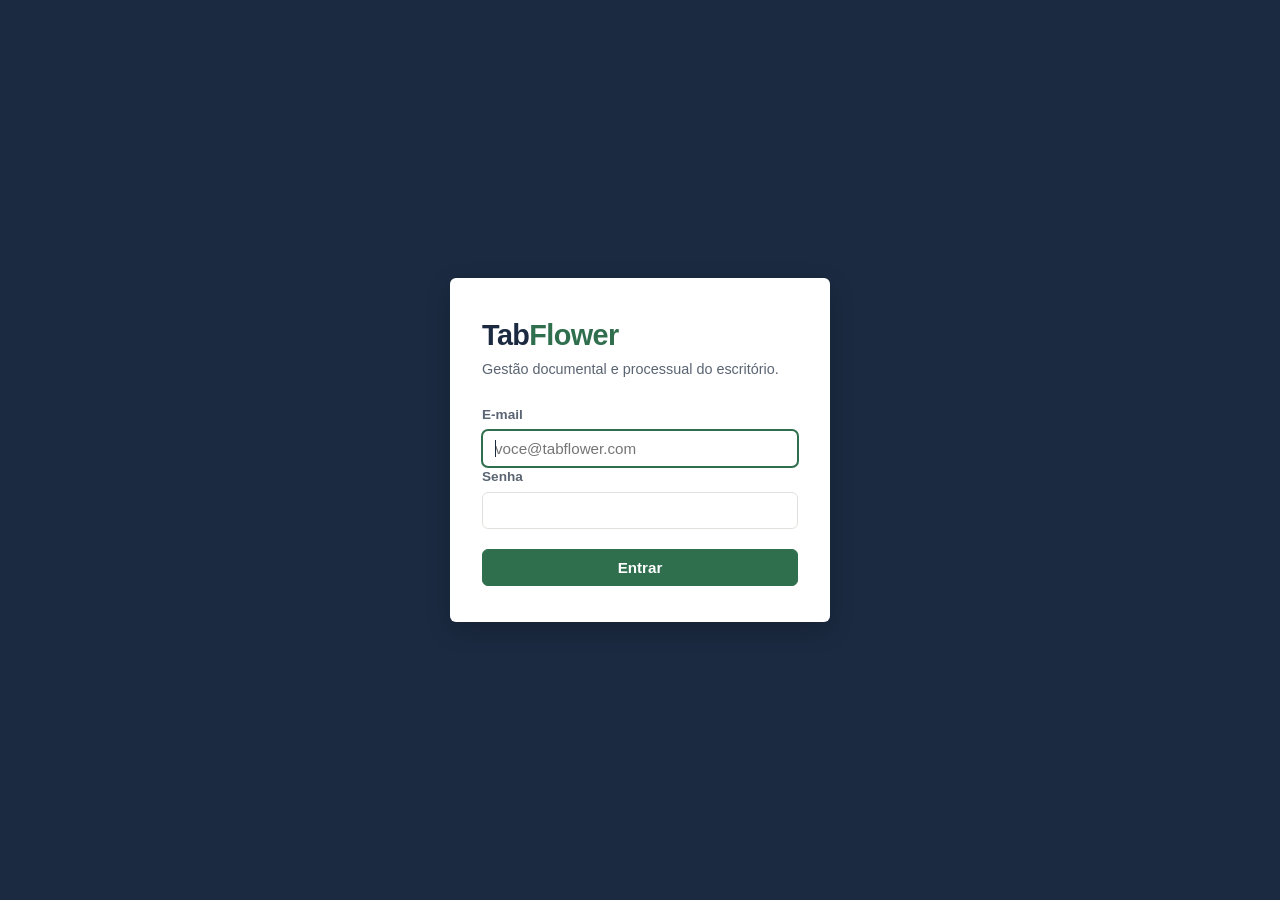
<file: frontend/index.html>
<!DOCTYPE html>
<!--
==============================================================================
SEÇÃO COMENTÁRIOS — index.html: Porta de entrada: redireciona para o login
Formato: caminho> descrição | CSS: classes usadas | JS: nome no index.js
==============================================================================
index>head> Configurações, título da aba ("TabFlower")
index>p> Mensagem de espera enquanto o navegador vai para o login
index>p>a> Link manual para o login, caso o redirecionamento não aconteça
==============================================================================
-->
<html lang="pt-BR">
<head>
    <meta charset="UTF-8">
    <title>TabFlower</title>
    <meta http-equiv="refresh" content="0; url=login.html">
</head>
<body>
    <p>Abrindo o TabFlower... <a href="login.html">Clique aqui</a> se nada acontecer.</p>
</body>
</html>
</file>
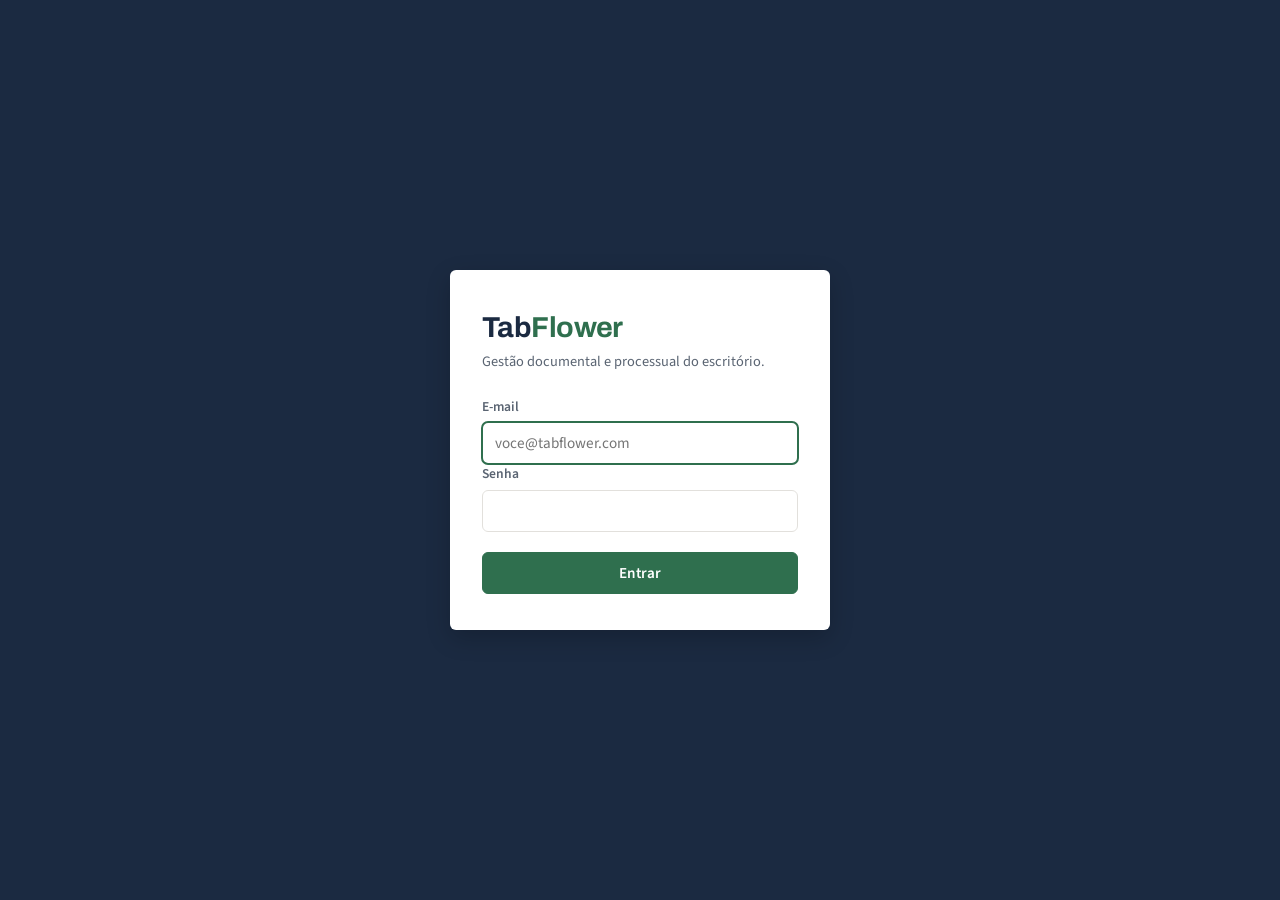
<file: frontend/checklists.html>
<!DOCTYPE html>
<!--
==============================================================================
SEÇÃO COMENTÁRIOS — checklists.html: Configuração dos documentos exigidos por tipo de processo
Formato: caminho> descrição | CSS: classes usadas | JS: nome no checklists.js
==============================================================================
checklists>head> Configurações, título da aba ("Checklists - TabFlower"), fontes do Google e css/estilo.css
checklists>header> Faixa do topo com o logo, o menu de abas e o usuário logado | CSS: .cabecalho
checklists>header>div> Organiza o topo: logo, abas e usuário lado a lado | CSS: .cabecalho-conteudo | JS: montarBarraUsuario() (api.js)
checklists>header>div>div> Logo TabFlower | CSS: .marca, .marca span
checklists>header>div>nav>ul> Menu com as abas Painel, Clientes, Processos, Documentos, Avisos, Usuários, Checklists, Importação (a aba desta página fica destacada) | CSS: .abas, .abas a, .abas a.ativa
checklists>main> Área principal da configuração de checklists | CSS: .pagina
checklists>main>h1> Título da página: "Configuração de checklists" | CSS: .titulo-pagina
checklists>main>p> Texto explicativo abaixo do título | CSS: .subtitulo-pagina
checklists>main>div> Caixa de mensagens de erro ou sucesso (começa escondida) | CSS: .escondido | JS: tela.aviso
checklists>main>div> Faixa com a escolha do tipo de processo | CSS: .barra-filtros
checklists>main>div>select> Lista dos tipos de processo (preenchida pelo JS) | CSS: .barra-filtros select | JS: tela.tipoProcesso
checklists>main>section> Bloco dos documentos exigidos pelo tipo escolhido | CSS: .painel
checklists>main>section>h2> Título do bloco: "Documentos exigidos" | CSS: .titulo-secao
checklists>main>section>p> Aviso: mudar a lista só vale para processos abertos daqui em diante | CSS: .dica
checklists>main>section>ul> Lista das exigências do tipo (preenchida pelo JS) | CSS: .checklist | JS: tela.itens
checklists>main>section> Bloco para acrescentar uma nova exigência | CSS: .painel
checklists>main>section>h2> Título do bloco: "Acrescentar exigência" | CSS: .titulo-secao
checklists>main>section>div> Linha com a categoria, a caixinha de obrigatório e o botão | CSS: .linha-status
checklists>main>section>div>select> Lista das categorias que ainda não foram usadas neste tipo | CSS: .linha-status select | JS: tela.novaCategoria
checklists>main>section>div>label> Caixinha "Obrigatório" com o texto ao lado | CSS: .dica, style inline
checklists>main>section>div>label>input> Caixinha de marcar se a nova exigência é obrigatória (já vem marcada) | CSS: .linha-status input | JS: tela.novoObrigatorio
checklists>main>section>div>button> Botão "Acrescentar" | CSS: .botao, .botao-principal | JS: tela.botaoAdicionar
checklists>script> Carrega js/api.js e js/checklists.js
==============================================================================
-->
<html lang="pt-BR">
<head>
    <meta charset="UTF-8">
    <meta name="viewport" content="width=device-width, initial-scale=1.0">
    <link rel="preconnect" href="https://fonts.googleapis.com">
    <link rel="preconnect" href="https://fonts.gstatic.com" crossorigin>
    <link href="https://fonts.googleapis.com/css2?family=Archivo:wght@600;700&family=Roboto+Mono:wght@400;500&family=Source+Sans+3:wght@400;600&display=swap" rel="stylesheet">
    <link rel="stylesheet" href="css/estilo.css">
    <title>Checklists - TabFlower</title>
</head>
<body>
    <header class="cabecalho">
        <div class="cabecalho-conteudo">
            <div class="marca">Tab<span>Flower</span></div>
            <nav>
                <ul class="abas">
                    <li><a href="painel.html">Painel</a></li>
                    <li><a href="clientes.html">Clientes</a></li>
                    <li><a href="processos.html">Processos</a></li>
                    <li><a href="documentos.html">Documentos</a></li>
                    <li><a href="notificacoes.html">Avisos</a></li>
                    <li><a href="usuarios.html">Usuários</a></li>
                    <li><a href="checklists.html">Checklists</a></li>
                    <li><a href="importacoes.html">Importação</a></li>
                </ul>
            </nav>
        </div>
    </header>

    <main class="pagina">
        <h1 class="titulo-pagina">Configuração de checklists</h1>
        <p class="subtitulo-pagina">
            Define quais documentos cada tipo de processo exige. É esta lista
            que o sistema copia ao abrir um processo novo.
        </p>

        <div id="aviso" class="escondido"></div>

        <div class="barra-filtros">
            <label class="dica" for="tipo-processo">Tipo de processo</label>
            <select id="tipo-processo"></select>
        </div>

        <section class="painel">
            <h2 class="titulo-secao">Documentos exigidos</h2>
            <p class="dica">
                Alterar esta lista vale apenas para processos abertos daqui
                em diante. Checklists já criados não mudam.
            </p>
            <ul class="checklist" id="itens"></ul>
        </section>

        <section class="painel">
            <h2 class="titulo-secao">Acrescentar exigência</h2>
            <div class="linha-status">
                <select id="nova-categoria"></select>
                <label class="dica" style="display:flex; align-items:center; gap:6px; cursor:pointer;">
                    <input type="checkbox" id="nova-obrigatorio" checked>
                    Obrigatório
                </label>
                <button type="button" class="botao botao-principal" id="botao-adicionar">
                    Acrescentar
                </button>
            </div>
        </section>
    </main>

    <script charset="UTF-8" src="js/api.js"></script>
    <script charset="UTF-8" src="js/checklists.js"></script>
</body>
</html>
</file>
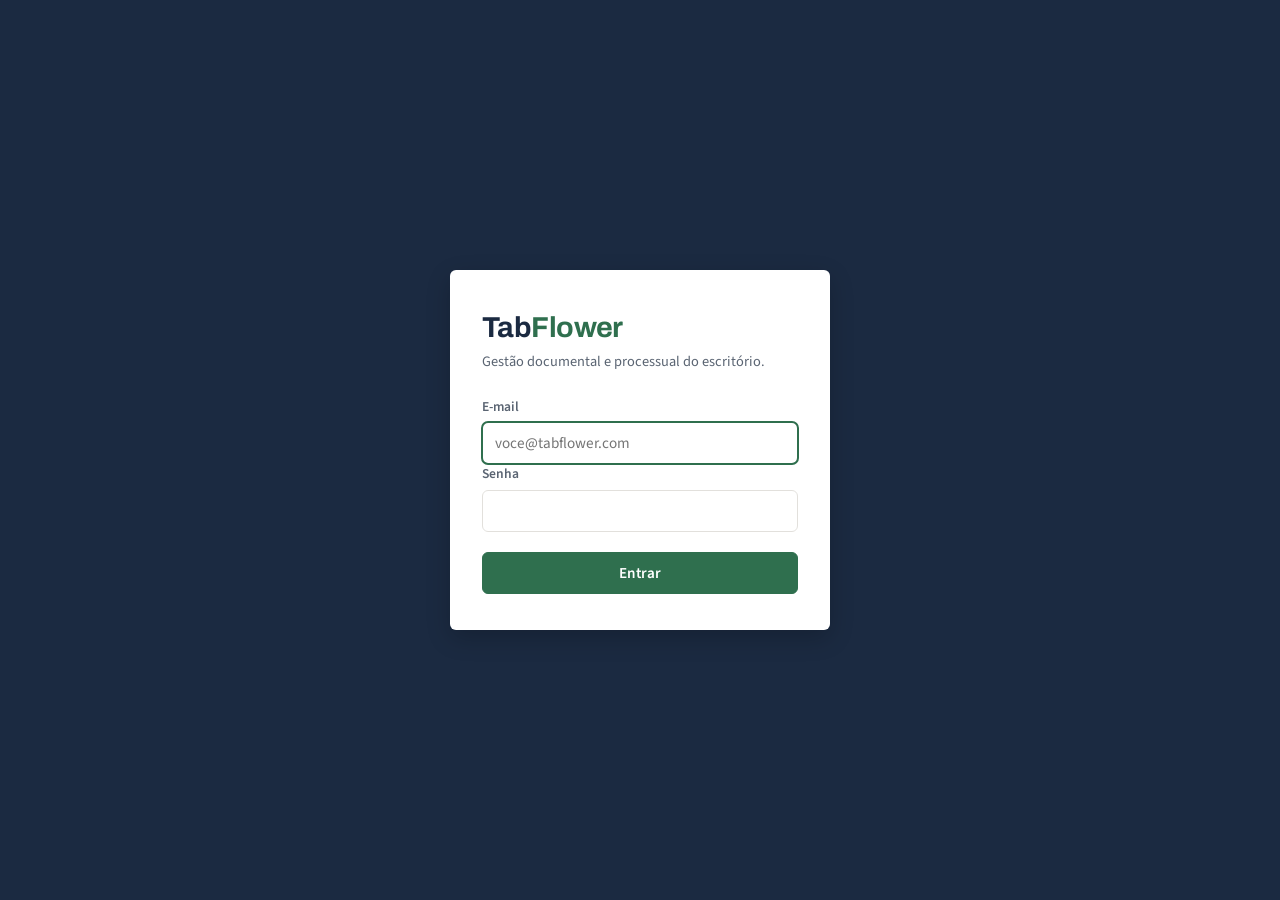
<file: frontend/cliente-form.html>
<!DOCTYPE html>
<!--
==============================================================================
SEÇÃO COMENTÁRIOS — cliente-form.html: Cadastro e edição de cliente
Formato: caminho> descrição | CSS: classes usadas | JS: nome no cliente-form.js
==============================================================================
cliente-form>head> Configurações, título da aba ("Cadastro de cliente - TabFlower"), fontes do Google e css/estilo.css
cliente-form>header> Faixa do topo com o logo, o menu de abas e o usuário logado | CSS: .cabecalho
cliente-form>header>div> Organiza o topo: logo, abas e usuário lado a lado | CSS: .cabecalho-conteudo | JS: montarBarraUsuario() (api.js)
cliente-form>header>div>div> Logo TabFlower | CSS: .marca, .marca span
cliente-form>header>div>nav>ul> Menu com as abas Painel, Clientes, Processos, Documentos, Avisos, Usuários, Checklists, Importação (a aba desta página fica destacada) | CSS: .abas, .abas a, .abas a.ativa
cliente-form>main> Área principal do formulário de cliente | CSS: .pagina
cliente-form>main>h1> Título da página: "Novo cliente" | CSS: .titulo-pagina | JS: tela.titulo
cliente-form>main>p> Texto explicativo abaixo do título | CSS: .subtitulo-pagina | JS: tela.subtitulo
cliente-form>main>div> Caixa de mensagens de erro ou sucesso (começa escondida) | CSS: .escondido | JS: tela.aviso
cliente-form>main>form> Formulário de cadastro e edição de cliente | CSS: .formulario | JS: tela.form
cliente-form>main>form>div> Grade que organiza os campos em duas colunas | CSS: .grupo-campos
cliente-form>main>form>div>div> Bloco do campo "Tipo de pessoa" | CSS: .campo
cliente-form>main>form>div>div>select> Lista para escolher pessoa física (CPF) ou jurídica (CNPJ) | CSS: .campo select | JS: campos.tipoPessoa
cliente-form>main>form>div>div> Bloco do campo "CPF / CNPJ" | CSS: .campo
cliente-form>main>form>div>div>input> Campo do CPF ou CNPJ | CSS: .mono, .campo input | JS: campos.documento
cliente-form>main>form>div>div>span> Dica abaixo do documento avisando que ele não pode ser alterado | CSS: .dica | JS: tela.dicaDocumento
cliente-form>main>form>div>div> Bloco do campo "Nome completo / Razão social" | CSS: .campo, .campo-largo
cliente-form>main>form>div>div>input> Campo do nome do cliente | CSS: .campo input | JS: campos.nome
cliente-form>main>form>div>div> Bloco do campo "E-mail" | CSS: .campo
cliente-form>main>form>div>div>input> Campo do e-mail do cliente | CSS: .campo input | JS: campos.email
cliente-form>main>form>div>div> Bloco do campo "Telefone" | CSS: .campo
cliente-form>main>form>div>div>input> Campo do telefone | CSS: .mono, .campo input | JS: campos.telefone
cliente-form>main>form>div>div> Bloco do campo "Endereço" | CSS: .campo, .campo-largo
cliente-form>main>form>div>div>input> Campo do endereço | CSS: .campo input | JS: campos.endereco
cliente-form>main>form>div>div> Bloco do campo "Cidade" | CSS: .campo
cliente-form>main>form>div>div>input> Campo da cidade | CSS: .campo input | JS: campos.cidade
cliente-form>main>form>div>div> Bloco do campo "Estado (UF)" | CSS: .campo
cliente-form>main>form>div>div>input> Campo do estado com 2 letras | CSS: .campo input, style inline | JS: campos.estado
cliente-form>main>form>div>div> Bloco do campo "Observações" | CSS: .campo, .campo-largo
cliente-form>main>form>div>div>textarea> Caixa de texto grande para observações | CSS: .campo textarea | JS: campos.observacao
cliente-form>main>form>div> Rodapé do formulário com os botões | CSS: .rodape-formulario
cliente-form>main>form>div>button> Botão de salvar ("Cadastrar cliente") | CSS: .botao, .botao-principal | JS: tela.botaoSalvar
cliente-form>main>form>div>a> Botão "Cancelar": volta para a lista sem salvar | CSS: .botao
cliente-form>script> Carrega js/api.js e js/cliente-form.js
==============================================================================
-->
<html lang="pt-BR">
<head>
    <meta charset="UTF-8">
    <meta name="viewport" content="width=device-width, initial-scale=1.0">
    <title>Cadastro de cliente - TabFlower</title>

    <link rel="preconnect" href="https://fonts.googleapis.com">
    <link rel="preconnect" href="https://fonts.gstatic.com" crossorigin>
    <link href="https://fonts.googleapis.com/css2?family=Archivo:wght@600;700&family=Roboto+Mono:wght@400;500&family=Source+Sans+3:wght@400;600&display=swap" rel="stylesheet">

    <link rel="stylesheet" href="css/estilo.css">
</head>
<body>

    <header class="cabecalho">
        <div class="cabecalho-conteudo">
            <div class="marca">Tab<span>Flower</span></div>
            <nav>
                <ul class="abas">
                    <li><a href="painel.html">Painel</a></li>
                    <li><a href="clientes.html" class="ativa">Clientes</a></li>
                    <li><a href="processos.html">Processos</a></li>
                    <li><a href="documentos.html">Documentos</a></li>
                    <li><a href="notificacoes.html">Avisos</a></li>
                    <li><a href="usuarios.html">Usuários</a></li>
                    <li><a href="checklists.html">Checklists</a></li>
                    <li><a href="importacoes.html">Importação</a></li>
                </ul>
            </nav>
        </div>
    </header>

    <main class="pagina">

        <h1 class="titulo-pagina" id="titulo">Novo cliente</h1>
        <p class="subtitulo-pagina" id="subtitulo">
            O CPF ou CNPJ é conferido automaticamente e não pode se repetir.
        </p>

        <div id="aviso" class="escondido"></div>

        <form class="formulario" id="form-cliente">

            <div class="grupo-campos">

                <div class="campo">
                    <label for="tipo_pessoa">
                        Tipo de pessoa <span class="obrigatorio">*</span>
                    </label>
                    <select id="tipo_pessoa" required>
                        <option value="F">Pessoa física (CPF)</option>
                        <option value="J">Pessoa jurídica (CNPJ)</option>
                    </select>
                </div>

                <div class="campo">
                    <label for="documento">
                        CPF / CNPJ <span class="obrigatorio">*</span>
                    </label>
                    <input type="text" id="documento" class="mono" required
                           placeholder="000.000.000-00" maxlength="18">
                    <span class="dica" id="dica-documento">
                        Não pode ser alterado depois do cadastro.
                    </span>
                </div>

                <div class="campo campo-largo">
                    <label for="nome">
                        Nome completo / Razão social <span class="obrigatorio">*</span>
                    </label>
                    <input type="text" id="nome" required maxlength="150">
                </div>

                <div class="campo">
                    <label for="email">E-mail</label>
                    <input type="email" id="email" maxlength="120">
                </div>

                <div class="campo">
                    <label for="telefone">Telefone</label>
                    <input type="text" id="telefone" class="mono" maxlength="20">
                </div>

                <div class="campo campo-largo">
                    <label for="endereco">Endereço</label>
                    <input type="text" id="endereco" maxlength="200">
                </div>

                <div class="campo">
                    <label for="cidade">Cidade</label>
                    <input type="text" id="cidade" maxlength="80">
                </div>

                <div class="campo">
                    <label for="estado">Estado (UF)</label>
                    <input type="text" id="estado" maxlength="2"
                           placeholder="MG" style="text-transform: uppercase;">
                </div>

                <div class="campo campo-largo">
                    <label for="observacao">Observações</label>
                    <textarea id="observacao"></textarea>
                </div>

            </div>

            <div class="rodape-formulario">
                <button type="submit" class="botao botao-principal" id="botao-salvar">
                    Cadastrar cliente
                </button>
                <a href="clientes.html" class="botao">Cancelar</a>
            </div>

        </form>

    </main>

    <script charset="UTF-8" src="js/api.js"></script>
    <script charset="UTF-8" src="js/cliente-form.js"></script>
</body>
</html>
</file>
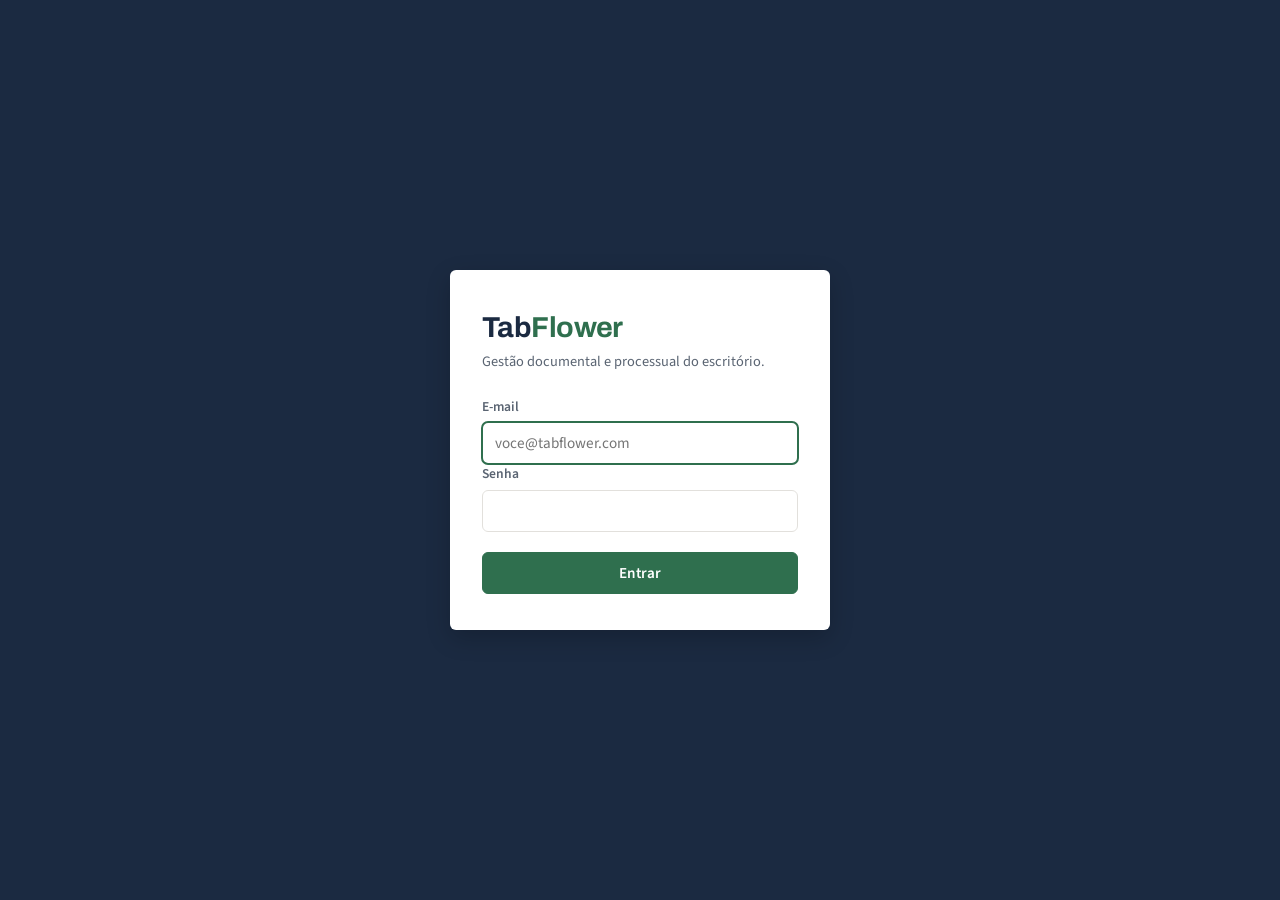
<file: frontend/clientes.html>
<!DOCTYPE html>
<!--
==============================================================================
SEÇÃO COMENTÁRIOS — clientes.html: Lista e busca de clientes
Formato: caminho> descrição | CSS: classes usadas | JS: nome no clientes.js
==============================================================================
clientes>head> Configurações, título da aba ("Clientes - TabFlower"), fontes do Google e css/estilo.css
clientes>header> Faixa do topo com o logo, o menu de abas e o usuário logado | CSS: .cabecalho
clientes>header>div> Organiza o topo: logo, abas e usuário lado a lado | CSS: .cabecalho-conteudo | JS: montarBarraUsuario() (api.js)
clientes>header>div>div> Logo TabFlower | CSS: .marca, .marca span
clientes>header>div>nav>ul> Menu com as abas Painel, Clientes, Processos, Documentos, Avisos, Usuários, Checklists, Importação (a aba desta página fica destacada) | CSS: .abas, .abas a, .abas a.ativa
clientes>main> Área principal da lista de clientes | CSS: .pagina
clientes>main>h1> Título da página: "Clientes" | CSS: .titulo-pagina
clientes>main>p> Texto explicativo abaixo do título | CSS: .subtitulo-pagina
clientes>main>div> Caixa de mensagens de erro ou sucesso (começa escondida) | CSS: .escondido | JS: tela.aviso
clientes>main>div> Barra com busca, filtros e botão de novo cliente | CSS: .barra-acoes
clientes>main>div>form> Formulário de busca de clientes | CSS: .busca | JS: tela.formBusca
clientes>main>div>form>input> Campo onde se digita o nome ou o CPF/CNPJ para buscar | CSS: .busca input | JS: tela.campoBusca
clientes>main>div>form>button> Botão que dispara a busca | CSS: .botao
clientes>main>div>button> Botão "Ver todos": limpa a busca e mostra a lista completa | CSS: .botao | JS: tela.botaoLimpar
clientes>main>div>div> Espaço vazio que empurra o botão "Novo cliente" para a direita | CSS: .espacador
clientes>main>div>label> Caixinha "Mostrar inativos" com o texto ao lado | CSS: .dica, style inline
clientes>main>div>label>input> Caixinha de marcar para incluir os clientes desativados | JS: tela.mostrarInativos
clientes>main>div>a> Botão "Novo cliente": abre o formulário de cadastro | CSS: .botao, .botao-principal
clientes>main>div> Lista dos clientes (preenchida pelo JS) | CSS: .lista | JS: tela.lista
clientes>script> Carrega js/api.js e js/clientes.js
==============================================================================
-->
<html lang="pt-BR">
<head>
    <meta charset="UTF-8">
    <meta name="viewport" content="width=device-width, initial-scale=1.0">
    <title>Clientes - TabFlower</title>

    <link rel="preconnect" href="https://fonts.googleapis.com">
    <link rel="preconnect" href="https://fonts.gstatic.com" crossorigin>
    <link href="https://fonts.googleapis.com/css2?family=Archivo:wght@600;700&family=Roboto+Mono:wght@400;500&family=Source+Sans+3:wght@400;600&display=swap" rel="stylesheet">

    <link rel="stylesheet" href="css/estilo.css">
</head>
<body>

    <header class="cabecalho">
        <div class="cabecalho-conteudo">
            <div class="marca">Tab<span>Flower</span></div>
            <nav>
                <ul class="abas">
                    <li><a href="painel.html">Painel</a></li>
                    <li><a href="clientes.html" class="ativa">Clientes</a></li>
                    <li><a href="processos.html">Processos</a></li>
                    <li><a href="documentos.html">Documentos</a></li>
                    <li><a href="notificacoes.html">Avisos</a></li>
                    <li><a href="usuarios.html">Usuários</a></li>
                    <li><a href="checklists.html">Checklists</a></li>
                    <li><a href="importacoes.html">Importação</a></li>
                </ul>
            </nav>
        </div>
    </header>

    <main class="pagina">

        <h1 class="titulo-pagina">Clientes</h1>
        <p class="subtitulo-pagina">
            Busque pelo nome ou pelo CPF/CNPJ. Cada cliente cadastrado ganha
            uma pasta padronizada no servidor.
        </p>

        <div id="aviso" class="escondido"></div>

        <div class="barra-acoes">
            <form class="busca" id="form-busca">
                <input type="text"
                       id="campo-busca"
                       placeholder="Nome ou CPF/CNPJ"
                       aria-label="Buscar cliente">
                <button type="submit" class="botao">Buscar</button>
            </form>

            <button type="button" class="botao" id="botao-limpar">Ver todos</button>

            <div class="espacador"></div>

            <label class="dica" style="display:flex; align-items:center; gap:6px; cursor:pointer;">
                <input type="checkbox" id="mostrar-inativos">
                Mostrar inativos
            </label>

            <a href="cliente-form.html" class="botao botao-principal">Novo cliente</a>
        </div>

        <div id="lista" class="lista"></div>

    </main>

    <script charset="UTF-8" src="js/api.js"></script>
    <script charset="UTF-8" src="js/clientes.js"></script>
</body>
</html>
</file>
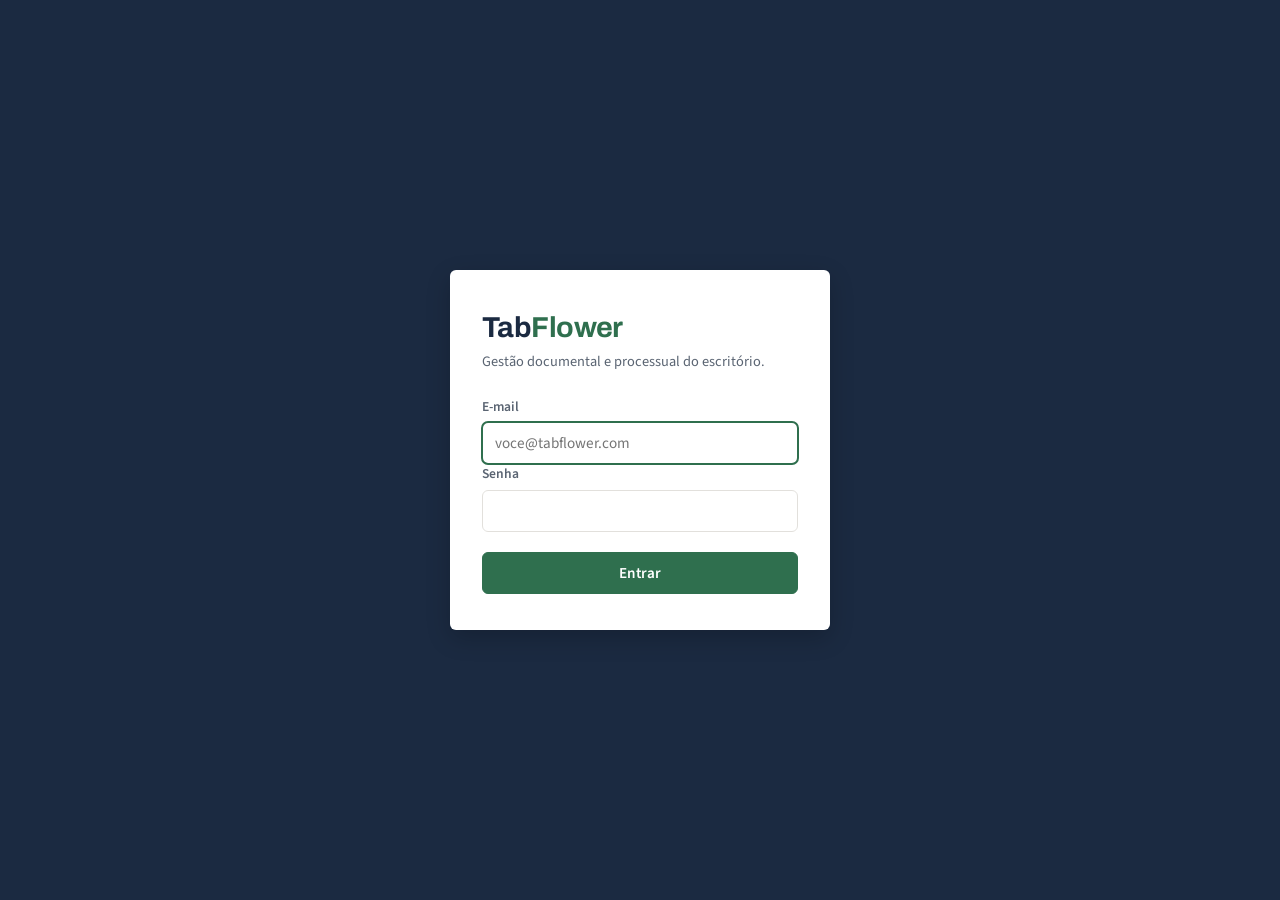
<file: frontend/documentos.html>
<!DOCTYPE html>
<!--
==============================================================================
SEÇÃO COMENTÁRIOS — documentos.html: Acervo de documentos
Formato: caminho> descrição | CSS: classes usadas | JS: nome no documentos.js
==============================================================================
documentos>head> Configurações, título da aba ("Documentos - TabFlower"), fontes do Google e css/estilo.css
documentos>header> Faixa do topo com o logo, o menu de abas e o usuário logado | CSS: .cabecalho
documentos>header>div> Organiza o topo: logo, abas e usuário lado a lado | CSS: .cabecalho-conteudo | JS: montarBarraUsuario() (api.js)
documentos>header>div>div> Logo TabFlower | CSS: .marca, .marca span
documentos>header>div>nav>ul> Menu com as abas Painel, Clientes, Processos, Documentos, Avisos, Usuários, Checklists, Importação (a aba desta página fica destacada) | CSS: .abas, .abas a, .abas a.ativa
documentos>main> Área principal do acervo de documentos | CSS: .pagina
documentos>main>h1> Título da página: "Documentos" | CSS: .titulo-pagina
documentos>main>p> Texto explicativo abaixo do título | CSS: .subtitulo-pagina
documentos>main>div> Caixa de mensagens de erro ou sucesso (começa escondida) | CSS: .escondido | JS: tela.aviso
documentos>main>div> Barra com o filtro e as opções da lista | CSS: .barra-acoes
documentos>main>div>form> Formulário de filtro do acervo | CSS: .busca | JS: tela.formBusca
documentos>main>div>form>input> Campo para filtrar por nome do arquivo, cliente ou categoria | CSS: .busca input | JS: tela.campoBusca
documentos>main>div>form>button> Botão que aplica o filtro | CSS: .botao
documentos>main>div>button> Botão "Ver todos": limpa o filtro | CSS: .botao | JS: tela.botaoLimpar
documentos>main>div>div> Espaço vazio que empurra a caixinha para a direita | CSS: .espacador
documentos>main>div>label> Caixinha "Mostrar excluídos" com o texto ao lado | CSS: .dica, style inline
documentos>main>div>label>input> Caixinha de marcar para incluir os documentos excluídos | JS: tela.mostrarExcluidos
documentos>main>div> Lista dos documentos (preenchida pelo JS) | CSS: .lista | JS: tela.lista
documentos>script> Carrega js/api.js e js/documentos.js
==============================================================================
-->
<html lang="pt-BR">
<head>
    <meta charset="UTF-8">
    <meta name="viewport" content="width=device-width, initial-scale=1.0">
    <link rel="preconnect" href="https://fonts.googleapis.com">
    <link rel="preconnect" href="https://fonts.gstatic.com" crossorigin>
    <link href="https://fonts.googleapis.com/css2?family=Archivo:wght@600;700&family=Roboto+Mono:wght@400;500&family=Source+Sans+3:wght@400;600&display=swap" rel="stylesheet">
    <link rel="stylesheet" href="css/estilo.css">
    <title>Documentos - TabFlower</title>
</head>
<body>

    <header class="cabecalho">
        <div class="cabecalho-conteudo">
            <div class="marca">Tab<span>Flower</span></div>
            <nav>
                <ul class="abas">
                    <li><a href="painel.html">Painel</a></li>
                    <li><a href="clientes.html">Clientes</a></li>
                    <li><a href="processos.html">Processos</a></li>
                    <li><a href="documentos.html" class="ativa">Documentos</a></li>
                    <li><a href="notificacoes.html">Avisos</a></li>
                    <li><a href="usuarios.html">Usuários</a></li>
                    <li><a href="checklists.html">Checklists</a></li>
                    <li><a href="importacoes.html">Importação</a></li>
                </ul>
            </nav>
        </div>
    </header>

    <main class="pagina">

        <h1 class="titulo-pagina">Documentos</h1>
        <p class="subtitulo-pagina">
            Acervo do escritório. Os arquivos são anexados pela tela do processo.
        </p>

        <div id="aviso" class="escondido"></div>

        <div class="barra-acoes">
            <form class="busca" id="form-busca">
                <input type="text" id="campo-busca"
                       placeholder="Nome do arquivo, cliente ou categoria"
                       aria-label="Filtrar documentos">
                <button type="submit" class="botao">Filtrar</button>
            </form>

            <button type="button" class="botao" id="botao-limpar">Ver todos</button>

            <div class="espacador"></div>

            <label class="dica" style="display:flex; align-items:center; gap:6px; cursor:pointer;">
                <input type="checkbox" id="mostrar-excluidos">
                Mostrar excluídos
            </label>
        </div>

        <div id="lista" class="lista"></div>

    </main>

    <script charset="UTF-8" src="js/api.js"></script>
    <script charset="UTF-8" src="js/documentos.js"></script>
</body>
</html>
</file>
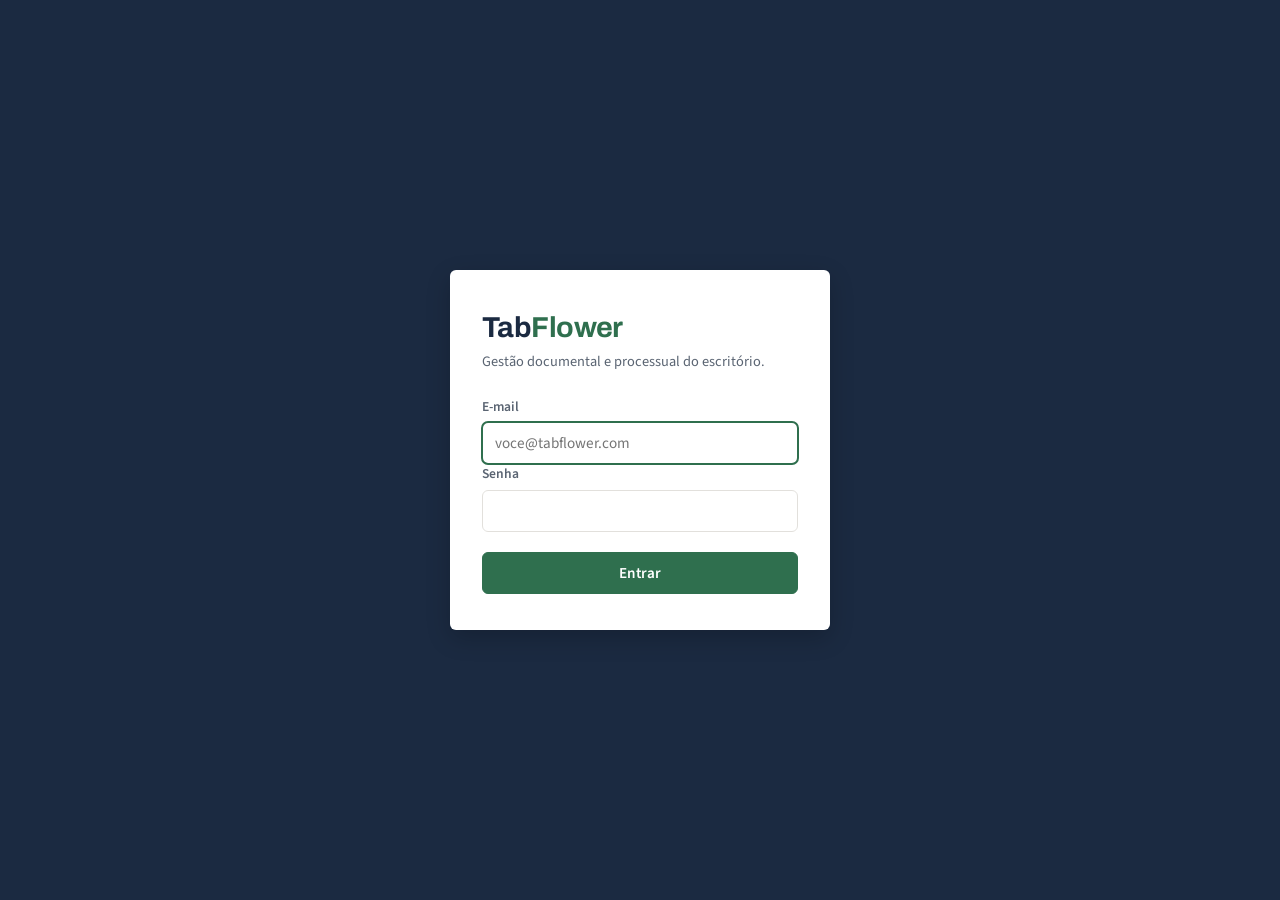
<file: frontend/importacoes.html>
<!DOCTYPE html>
<!--
==============================================================================
SEÇÃO COMENTÁRIOS — importacoes.html: Importação de clientes por planilha
Formato: caminho> descrição | CSS: classes usadas | JS: nome no importacoes.js
==============================================================================
importacoes>head> Configurações, título da aba ("Importação - TabFlower"), fontes do Google e css/estilo.css
importacoes>header> Faixa do topo com o logo, o menu de abas e o usuário logado | CSS: .cabecalho
importacoes>header>div> Organiza o topo: logo, abas e usuário lado a lado | CSS: .cabecalho-conteudo | JS: montarBarraUsuario() (api.js)
importacoes>header>div>div> Logo TabFlower | CSS: .marca, .marca span
importacoes>header>div>nav>ul> Menu com as abas Painel, Clientes, Processos, Documentos, Avisos, Usuários, Checklists, Importação (a aba desta página fica destacada) | CSS: .abas, .abas a, .abas a.ativa
importacoes>main> Área principal da importação de clientes | CSS: .pagina
importacoes>main>h1> Título da página: "Importação de clientes" | CSS: .titulo-pagina
importacoes>main>p> Texto explicativo abaixo do título | CSS: .subtitulo-pagina
importacoes>main>div> Caixa de mensagens de erro ou sucesso (começa escondida) | CSS: .escondido | JS: tela.aviso
importacoes>main>section> Bloco de envio da planilha | CSS: .painel
importacoes>main>section>h2> Título do bloco: "Enviar planilha" | CSS: .titulo-secao
importacoes>main>section>p> Explica os formatos aceitos (.csv e .xlsx) e as colunas reconhecidas | CSS: .dica
importacoes>main>section>form> Formulário de envio da planilha | CSS: .linha-status | JS: tela.form
importacoes>main>section>form>input> Campo de escolher a planilha (.csv ou .xlsx) | CSS: .linha-status input | JS: tela.arquivo
importacoes>main>section>form>button> Botão "Importar" | CSS: .botao, .botao-principal | JS: tela.botaoEnviar
importacoes>main>section>form>a> Botão "Baixar modelo": baixa o CSV de exemplo | CSS: .botao | JS: tela.linkModelo
importacoes>main>section>div> Caixa do resultado da importação (começa escondida) | CSS: .escondido | JS: tela.resultado
importacoes>main>section> Bloco do histórico de importações | CSS: .painel
importacoes>main>section>h2> Título do bloco: "Importações realizadas" | CSS: .titulo-secao
importacoes>main>section>p> Explica que cada carga fica registrada e pode ser desfeita | CSS: .dica
importacoes>main>section>div> Lista das importações feitas (preenchida pelo JS) | CSS: .lista, style inline | JS: tela.lista
importacoes>script> Carrega js/api.js e js/importacoes.js
==============================================================================
-->
<html lang="pt-BR">
<head>
    <meta charset="UTF-8">
    <meta name="viewport" content="width=device-width, initial-scale=1.0">
    <link rel="preconnect" href="https://fonts.googleapis.com">
    <link rel="preconnect" href="https://fonts.gstatic.com" crossorigin>
    <link href="https://fonts.googleapis.com/css2?family=Archivo:wght@600;700&family=Roboto+Mono:wght@400;500&family=Source+Sans+3:wght@400;600&display=swap" rel="stylesheet">
    <link rel="stylesheet" href="css/estilo.css">
    <title>Importação - TabFlower</title>
</head>
<body>
    <header class="cabecalho">
        <div class="cabecalho-conteudo">
            <div class="marca">Tab<span>Flower</span></div>
            <nav>
                <ul class="abas">
                    <li><a href="painel.html">Painel</a></li>
                    <li><a href="clientes.html">Clientes</a></li>
                    <li><a href="processos.html">Processos</a></li>
                    <li><a href="documentos.html">Documentos</a></li>
                    <li><a href="notificacoes.html">Avisos</a></li>
                    <li><a href="usuarios.html">Usuários</a></li>
                    <li><a href="checklists.html">Checklists</a></li>
                    <li><a href="importacoes.html" class="ativa">Importação</a></li>
                </ul>
            </nav>
        </div>
    </header>

    <main class="pagina">
        <h1 class="titulo-pagina">Importação de clientes</h1>
        <p class="subtitulo-pagina">
            Traz para o sistema os cadastros que hoje vivem em planilhas
            paralelas. Cada linha passa pelas mesmas regras do cadastro
            manual: CPF conferido, duplicidade bloqueada e pasta criada.
        </p>

        <div id="aviso" class="escondido"></div>

        <section class="painel">
            <h2 class="titulo-secao">Enviar planilha</h2>
            <p class="dica">
                Aceita .csv e .xlsx. A primeira linha precisa ser o cabeçalho.
                Colunas reconhecidas: nome, documento, tipo_pessoa, email,
                telefone, endereco, cidade, estado e observacao.
            </p>

            <form class="linha-status" id="form-importacao" enctype="multipart/form-data">
                <input type="file" id="arquivo" accept=".csv,.xlsx" required>
                <button type="submit" class="botao botao-principal" id="botao-enviar">
                    Importar
                </button>
                <a href="#" class="botao" id="link-modelo" download>Baixar modelo</a>
            </form>

            <div id="resultado" class="escondido"></div>
        </section>

        <section class="painel">
            <h2 class="titulo-secao">Importações realizadas</h2>
            <p class="dica">
                Cada carga fica registrada. Se uma planilha veio errada, dá
                para desfazer só ela, sem tocar nos cadastros feitos à mão.
            </p>
            <div id="lista" class="lista" style="margin-top:14px"></div>
        </section>
    </main>

    <script charset="UTF-8" src="js/api.js"></script>
    <script charset="UTF-8" src="js/importacoes.js"></script>
</body>
</html>
</file>
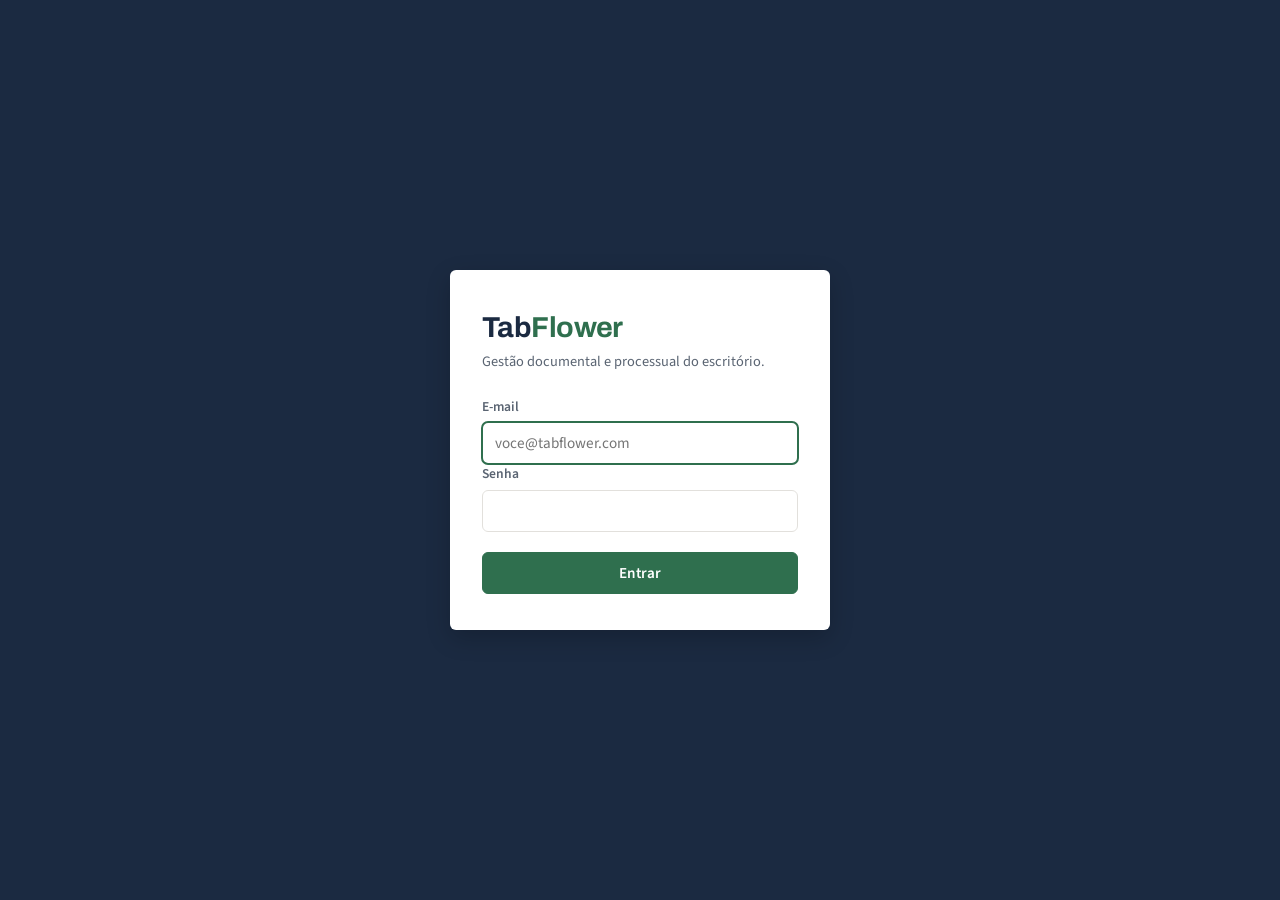
<file: frontend/login.html>
<!DOCTYPE html>
<!--
==============================================================================
SEÇÃO COMENTÁRIOS — login.html: Tela de login (e-mail e senha)
Formato: caminho> descrição | CSS: classes usadas | JS: nome no login.js
==============================================================================
login>head> Configurações, título da aba ("Entrar - TabFlower"), fontes do Google e css/estilo.css
login>body> Corpo da tela de login | CSS: body, .tela-login
login>main> Caixa branca central com o logo e o formulário de entrada | CSS: .caixa-login
login>main>div> Logo TabFlower dentro da caixa de login | CSS: .marca, .marca-login
login>main>p> Frase de apresentação do sistema abaixo do logo | CSS: .subtitulo-login
login>main>div> Caixa de mensagem de erro do login (começa escondida) | CSS: .escondido | JS: tela.aviso
login>main>form> Formulário de login com e-mail, senha e botão Entrar | CSS: .formulario, .formulario-login | JS: tela.form
login>main>form>div> Bloco do campo de e-mail | CSS: .campo, .campo-largo
login>main>form>div>input> Campo onde a pessoa digita o e-mail | CSS: .campo input | JS: tela.email
login>main>form>div> Bloco do campo de senha | CSS: .campo, .campo-largo
login>main>form>div>input> Campo onde a pessoa digita a senha (texto escondido) | CSS: .campo input | JS: tela.senha
login>main>form>div> Área do botão de enviar | CSS: .formulario-login .acoes-formulario
login>main>form>div>button> Botão Entrar | CSS: .botao, .botao-principal, .formulario-login .botao-principal | JS: tela.botao
login>script> Carrega js/api.js e js/login.js
==============================================================================
-->
<html lang="pt-BR">
<head>
    <meta charset="UTF-8">
    <meta name="viewport" content="width=device-width, initial-scale=1.0">
    <title>Entrar - TabFlower</title>

    <link rel="preconnect" href="https://fonts.googleapis.com">
    <link rel="preconnect" href="https://fonts.gstatic.com" crossorigin>
    <link href="https://fonts.googleapis.com/css2?family=Archivo:wght@600;700&family=Roboto+Mono:wght@400;500&family=Source+Sans+3:wght@400;600&display=swap" rel="stylesheet">

    <link rel="stylesheet" href="css/estilo.css">
</head>
<body class="tela-login">

    <main class="caixa-login">

        <div class="marca marca-login">Tab<span>Flower</span></div>

        <p class="subtitulo-login">
            Gestão documental e processual do escritório.
        </p>

        <div id="aviso" class="escondido"></div>

        <form class="formulario formulario-login" id="form-login">

            <div class="campo campo-largo">
                <label for="email">E-mail</label>
                <input type="email" id="email" required autofocus
                       placeholder="voce@tabflower.com" autocomplete="username">
            </div>

            <div class="campo campo-largo">
                <label for="senha">Senha</label>
                <input type="password" id="senha" required
                       autocomplete="current-password">
            </div>

            <div class="acoes-formulario">
                <button type="submit" class="botao botao-principal" id="botao-entrar">
                    Entrar
                </button>
            </div>

        </form>

    </main>

    <script charset="UTF-8" src="js/api.js"></script>
    <script charset="UTF-8" src="js/login.js"></script>
</body>
</html>
</file>
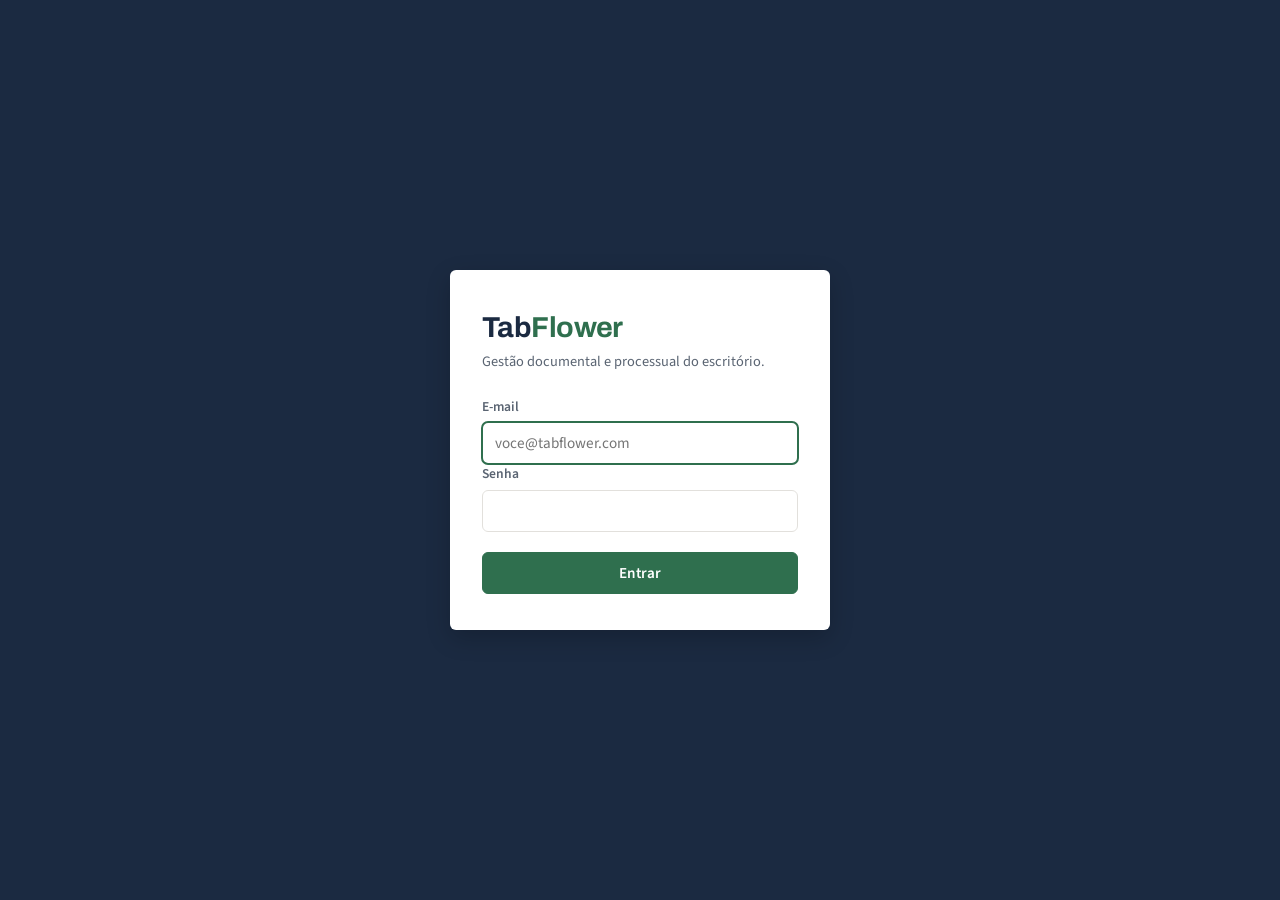
<file: frontend/notificacoes.html>
<!DOCTYPE html>
<!--
==============================================================================
SEÇÃO COMENTÁRIOS — notificacoes.html: Avisos de quem está logado
Formato: caminho> descrição | CSS: classes usadas | JS: nome no notificacoes.js
==============================================================================
notificacoes>head> Configurações, título da aba ("Avisos - TabFlower"), fontes do Google e css/estilo.css
notificacoes>header> Faixa do topo com o logo, o menu de abas e o usuário logado | CSS: .cabecalho
notificacoes>header>div> Organiza o topo: logo, abas e usuário lado a lado | CSS: .cabecalho-conteudo | JS: montarBarraUsuario() (api.js)
notificacoes>header>div>div> Logo TabFlower | CSS: .marca, .marca span
notificacoes>header>div>nav>ul> Menu com as abas Painel, Clientes, Processos, Documentos, Avisos, Usuários, Checklists, Importação (a aba desta página fica destacada) | CSS: .abas, .abas a, .abas a.ativa
notificacoes>main> Área principal dos avisos | CSS: .pagina
notificacoes>main>h1> Título da página: "Avisos" | CSS: .titulo-pagina
notificacoes>main>p> Texto explicativo abaixo do título | CSS: .subtitulo-pagina
notificacoes>main>div> Caixa de mensagens de erro ou sucesso (começa escondida) | CSS: .escondido | JS: tela.aviso
notificacoes>main>div> Faixa com o filtro de não lidos e a fonte dos dados | CSS: .barra-filtros
notificacoes>main>div>label> Caixinha "Apenas não lidos" com o texto ao lado | CSS: .dica, .barra-filtros label, style inline
notificacoes>main>div>label>input> Caixinha de marcar para mostrar só os avisos não lidos | JS: tela.apenasNaoLidas
notificacoes>main>div>span> Rótulo que indica a procedure que fornece os avisos | CSS: .dica, #rotulo-fonte
notificacoes>main>div> Lista dos avisos de quem está logado (preenchida pelo JS) | CSS: .lista | JS: tela.lista
notificacoes>script> Carrega js/api.js e js/notificacoes.js
==============================================================================
-->
<html lang="pt-BR">
<head>
    <meta charset="UTF-8">
    <meta name="viewport" content="width=device-width, initial-scale=1.0">
    <link rel="preconnect" href="https://fonts.googleapis.com">
    <link rel="preconnect" href="https://fonts.gstatic.com" crossorigin>
    <link href="https://fonts.googleapis.com/css2?family=Archivo:wght@600;700&family=Roboto+Mono:wght@400;500&family=Source+Sans+3:wght@400;600&display=swap" rel="stylesheet">
    <link rel="stylesheet" href="css/estilo.css">
    <title>Avisos - TabFlower</title>
</head>
<body>
    <header class="cabecalho">
        <div class="cabecalho-conteudo">
            <div class="marca">Tab<span>Flower</span></div>
            <nav>
                <ul class="abas">
                    <li><a href="painel.html">Painel</a></li>
                    <li><a href="clientes.html">Clientes</a></li>
                    <li><a href="processos.html">Processos</a></li>
                    <li><a href="documentos.html">Documentos</a></li>
                    <li><a href="notificacoes.html">Avisos</a></li>
                    <li><a href="usuarios.html">Usuários</a></li>
                    <li><a href="checklists.html">Checklists</a></li>
                    <li><a href="importacoes.html">Importação</a></li>
                </ul>
            </nav>
        </div>
    </header>

    <main class="pagina">
        <h1 class="titulo-pagina">Avisos</h1>
        <p class="subtitulo-pagina">
            Gerados pelo sistema quando um documento é anexado a um processo.
            Vão direto para o advogado responsável, sem ninguém precisar avisar.
        </p>

        <div id="aviso" class="escondido"></div>

        <div class="barra-filtros">
            <label class="dica" style="display:flex; align-items:center; gap:6px; cursor:pointer;">
                <input type="checkbox" id="apenas-nao-lidas">
                Apenas não lidos
            </label>

            <span class="dica" id="rotulo-fonte">Fonte: sp_notificacoes_advogado</span>
        </div>

        <div id="lista" class="lista"></div>
    </main>

    <script charset="UTF-8" src="js/api.js"></script>
    <script charset="UTF-8" src="js/notificacoes.js"></script>
</body>
</html>
</file>
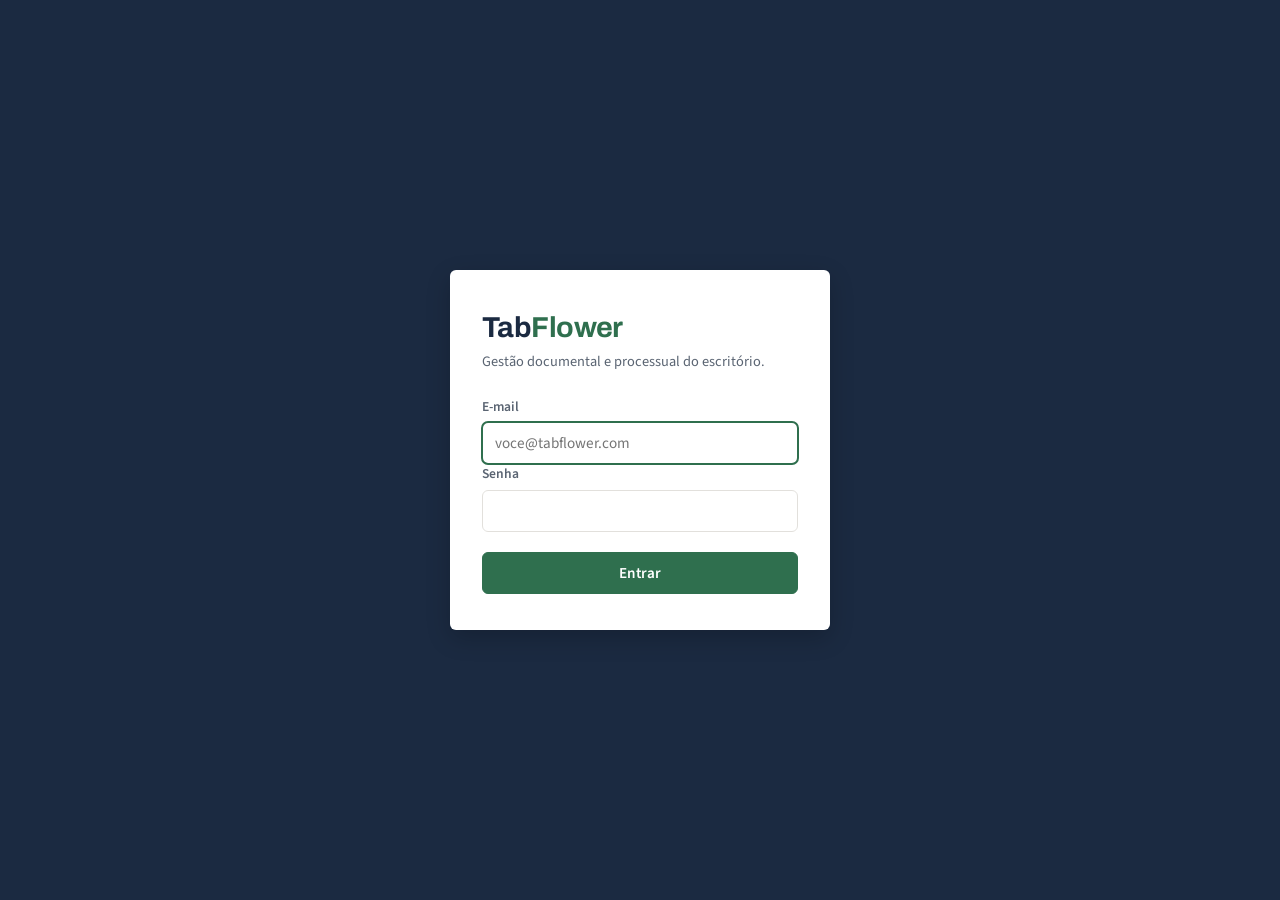
<file: frontend/painel.html>
<!DOCTYPE html>
<!--
==============================================================================
SEÇÃO COMENTÁRIOS — painel.html: Painel de gestão: resumo por situação, prioridades e pendências
Formato: caminho> descrição | CSS: classes usadas | JS: nome no painel.js
==============================================================================
painel>head> Configurações, título da aba ("Painel - TabFlower"), fontes do Google e css/estilo.css
painel>header> Faixa do topo com o logo, o menu de abas e o usuário logado | CSS: .cabecalho
painel>header>div> Organiza o topo: logo, abas e usuário lado a lado | CSS: .cabecalho-conteudo | JS: montarBarraUsuario() (api.js)
painel>header>div>div> Logo TabFlower | CSS: .marca, .marca span
painel>header>div>nav>ul> Menu com as abas Painel, Clientes, Processos, Documentos, Avisos, Usuários, Checklists, Importação (a aba desta página fica destacada) | CSS: .abas, .abas a, .abas a.ativa
painel>main> Área principal do painel de gestão | CSS: .pagina
painel>main>h1> Título da página: "Painel de gestão" | CSS: .titulo-pagina
painel>main>p> Texto explicativo abaixo do título | CSS: .subtitulo-pagina
painel>main>div> Caixa de mensagens de erro ou sucesso (começa escondida) | CSS: .escondido | JS: tela.aviso
painel>main>section> Bloco do resumo de processos por situação | CSS: .painel
painel>main>section>h2> Título do bloco: "Processos por situação" | CSS: .titulo-secao
painel>main>section>p> Indica qual stored procedure do MySQL fornece os dados deste bloco | CSS: .dica, .mono
painel>main>section>div> Grade onde entram os cartões de cada situação (preenchida pelo JS) | CSS: .cartoes | JS: tela.resumo
painel>main>div> Divide os blocos de Prioridades e Pendências em duas colunas | CSS: .colunas
painel>main>div>section> Bloco da lista de processos por prioridade | CSS: .painel
painel>main>div>section>h2> Título do bloco: "Prioridades" | CSS: .titulo-secao
painel>main>div>section>p> Indica qual stored procedure do MySQL fornece os dados deste bloco | CSS: .dica, .mono
painel>main>div>section>div> Linha do filtro de prioridade | CSS: .linha-status
painel>main>div>section>div>select> Filtro que escolhe quais prioridades aparecem | CSS: .linha-status select | JS: tela.filtroPeso
painel>main>div>section>ul> Lista dos processos prioritários (preenchida pelo JS) | CSS: .checklist | JS: tela.prioritarios
painel>main>div>section> Bloco da lista de processos com documento faltando | CSS: .painel
painel>main>div>section>h2> Título do bloco: "Documentação pendente" | CSS: .titulo-secao
painel>main>div>section>p> Indica qual stored procedure do MySQL fornece os dados deste bloco | CSS: .dica, .mono
painel>main>div>section>ul> Lista dos processos com documentação pendente (preenchida pelo JS) | CSS: .checklist | JS: tela.pendencias
painel>script> Carrega js/api.js e js/painel.js
==============================================================================
-->
<html lang="pt-BR">
<head>
    <meta charset="UTF-8">
    <meta name="viewport" content="width=device-width, initial-scale=1.0">
    <link rel="preconnect" href="https://fonts.googleapis.com">
    <link rel="preconnect" href="https://fonts.gstatic.com" crossorigin>
    <link href="https://fonts.googleapis.com/css2?family=Archivo:wght@600;700&family=Roboto+Mono:wght@400;500&family=Source+Sans+3:wght@400;600&display=swap" rel="stylesheet">
    <link rel="stylesheet" href="css/estilo.css">
    <title>Painel - TabFlower</title>
</head>
<body>

    <header class="cabecalho">
        <div class="cabecalho-conteudo">
            <div class="marca">Tab<span>Flower</span></div>
            <nav>
                <ul class="abas">
                    <li><a href="painel.html" class="ativa">Painel</a></li>
                    <li><a href="clientes.html">Clientes</a></li>
                    <li><a href="processos.html">Processos</a></li>
                    <li><a href="documentos.html">Documentos</a></li>
                    <li><a href="notificacoes.html">Avisos</a></li>
                    <li><a href="usuarios.html">Usuários</a></li>
                    <li><a href="checklists.html">Checklists</a></li>
                    <li><a href="importacoes.html">Importação</a></li>
                </ul>
            </nav>
        </div>
    </header>

    <main class="pagina">

        <h1 class="titulo-pagina">Painel de gestão</h1>
        <p class="subtitulo-pagina">
            Situação do escritório ao abrir a tela. Todos os números desta
            tela vêm de stored procedures do MySQL.
        </p>

        <div id="aviso" class="escondido"></div>

        <section class="painel">
            <h2 class="titulo-secao">Processos por situação</h2>
            <p class="dica">Fonte: <span class="mono">sp_painel_resumo</span></p>
            <div class="cartoes" id="resumo"></div>
        </section>

        <div class="colunas">

            <section class="painel">
                <h2 class="titulo-secao">Prioridades</h2>
                <p class="dica">
                    Fonte: <span class="mono">sp_processos_prioritarios</span>
                </p>
                <div class="linha-status">
                    <select id="filtro-peso">
                        <option value="">Todos os processos</option>
                        <option value="1">Com algum marcador</option>
                        <option value="2">Prioridade ou Urgente</option>
                        <option value="3">Somente Urgente</option>
                    </select>
                </div>
                <ul class="checklist" id="prioritarios"></ul>
            </section>

            <section class="painel">
                <h2 class="titulo-secao">Documentação pendente</h2>
                <p class="dica">
                    Fonte: <span class="mono">sp_pendencias_checklist</span>
                </p>
                <ul class="checklist" id="pendencias"></ul>
            </section>

        </div>

    </main>

    <script charset="UTF-8" src="js/api.js"></script>
    <script charset="UTF-8" src="js/painel.js"></script>
</body>
</html>
</file>
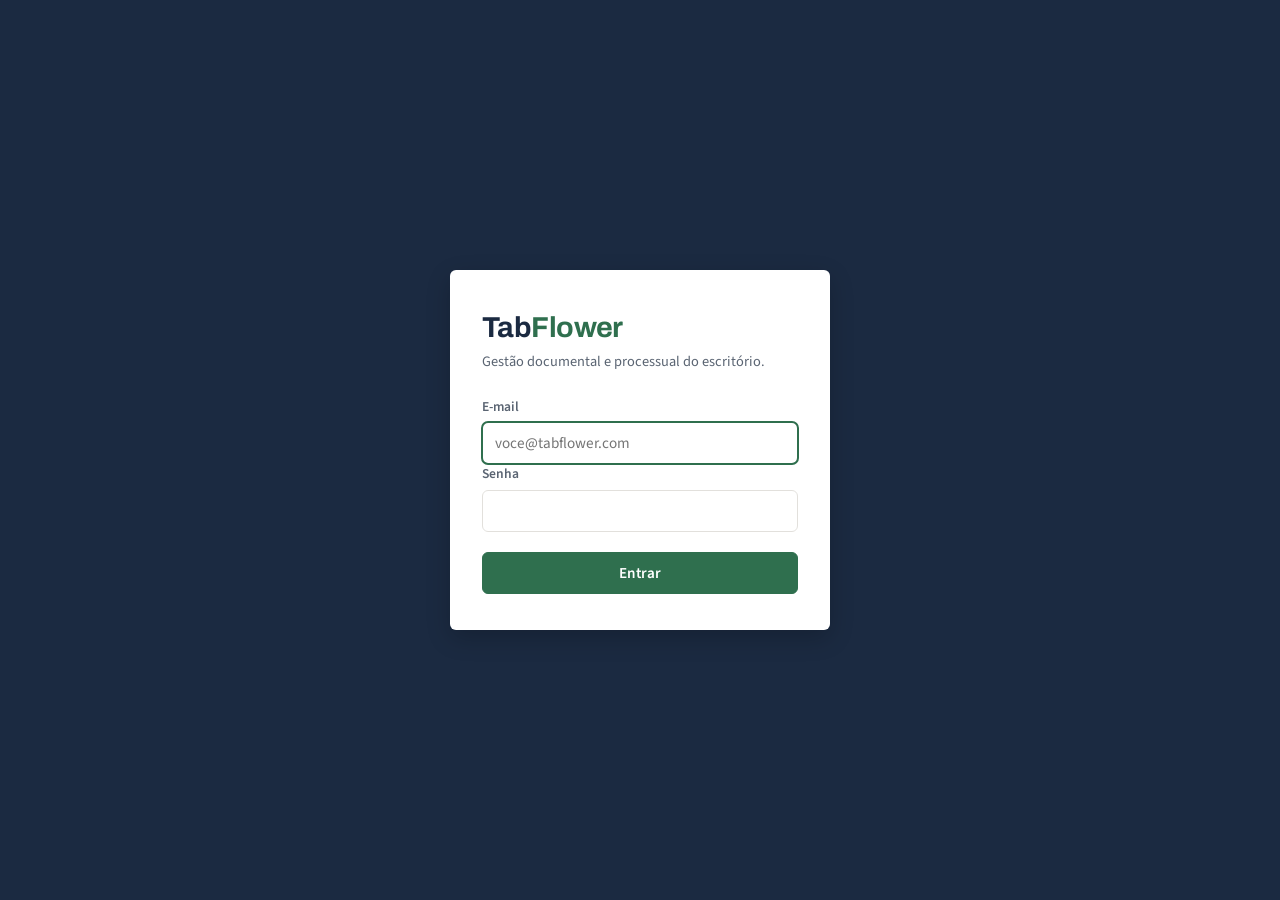
<file: frontend/processo-detalhe.html>
<!DOCTYPE html>
<!--
==============================================================================
SEÇÃO COMENTÁRIOS — processo-detalhe.html: Detalhe do processo: dados, marcadores, situação, documentos, checklist e histórico
Formato: caminho> descrição | CSS: classes usadas | JS: nome no processo-detalhe.js
==============================================================================
processo-detalhe>head> Configurações, título da aba ("Detalhe do processo - TabFlower"), fontes do Google e css/estilo.css
processo-detalhe>header> Faixa do topo com o logo, o menu de abas e o usuário logado | CSS: .cabecalho
processo-detalhe>header>div> Organiza o topo: logo, abas e usuário lado a lado | CSS: .cabecalho-conteudo | JS: montarBarraUsuario() (api.js)
processo-detalhe>header>div>div> Logo TabFlower | CSS: .marca, .marca span
processo-detalhe>header>div>nav>ul> Menu com as abas Painel, Clientes, Processos, Documentos, Avisos, Usuários, Checklists, Importação (a aba desta página fica destacada) | CSS: .abas, .abas a, .abas a.ativa
processo-detalhe>main> Área principal do detalhe do processo | CSS: .pagina
processo-detalhe>main>div> Caixa de mensagens de erro ou sucesso (começa escondida) | CSS: .escondido | JS: tela.aviso
processo-detalhe>main>h1> Título da página com o nome do processo (começa como "Carregando...") | CSS: .titulo-pagina | JS: tela.titulo
processo-detalhe>main>p> Número do processo abaixo do título, em fonte de máquina | CSS: .mono, .subtitulo-pagina | JS: tela.numero
processo-detalhe>main>div> Barra com os botões Voltar e Editar | CSS: .barra-acoes
processo-detalhe>main>div>a> Botão "Voltar": retorna para a lista de processos | CSS: .botao
processo-detalhe>main>div>div> Espaço vazio que empurra o botão Editar para a direita | CSS: .espacador
processo-detalhe>main>div>a> Botão "Editar processo" | CSS: .botao | JS: tela.linkEditar
processo-detalhe>main>section> Bloco "Dados do processo" (preenchido pelo JS) | CSS: .painel | JS: tela.dados
processo-detalhe>main>section> Bloco dos marcadores de prioridade | CSS: .painel
processo-detalhe>main>section>h2> Título do bloco: "Marcadores de prioridade" | CSS: .titulo-secao
processo-detalhe>main>section>p> Explica que os marcadores definem a ordem do painel de prioridades | CSS: .dica
processo-detalhe>main>section>div> Linha com a lista de marcadores e o botão de aplicar | CSS: .linha-status
processo-detalhe>main>section>div>select> Lista dos marcadores disponíveis (preenchida pelo JS) | CSS: .linha-status select | JS: tela.selectMarcador
processo-detalhe>main>section>div>button> Botão "Aplicar marcador" | CSS: .botao | JS: tela.botaoMarcador
processo-detalhe>main>section>div> Área dos selos dos marcadores já aplicados | CSS: .item-linha, style inline | JS: tela.marcadores
processo-detalhe>main>section> Bloco para mudar a situação (fase) do processo | CSS: .painel
processo-detalhe>main>section>h2> Título do bloco: "Situação do processo" | CSS: .titulo-secao
processo-detalhe>main>section>p> Explica que a mudança de fase fica registrada no histórico | CSS: .dica
processo-detalhe>main>section>div> Linha com a lista de situações, a observação e o botão | CSS: .linha-status
processo-detalhe>main>section>div>select> Lista das situações (preenchida pelo JS, já marcando a atual) | CSS: .linha-status select | JS: tela.selectStatus
processo-detalhe>main>section>div>input> Campo opcional de observação da mudança | CSS: .linha-status input | JS: tela.observacao
processo-detalhe>main>section>div>button> Botão "Atualizar situação" | CSS: .botao, .botao-principal | JS: tela.botaoStatus
processo-detalhe>main>section> Bloco dos documentos anexados | CSS: .painel
processo-detalhe>main>section>h2> Título do bloco: "Documentos anexados" | CSS: .titulo-secao
processo-detalhe>main>section>p> Explica o que acontece ao anexar: renomeia, guarda na pasta, risca o checklist e avisa o advogado | CSS: .dica
processo-detalhe>main>section>form> Formulário de envio de documento | CSS: .linha-status | JS: tela.formUpload
processo-detalhe>main>section>form>select> Lista das categorias de documento (preenchida pelo JS) | CSS: .linha-status select | JS: tela.categoriaDocumento
processo-detalhe>main>section>form>input> Campo de escolher o arquivo (pdf, png, jpg, docx, doc) | CSS: .linha-status input, #form-upload input[type="file"] | JS: tela.arquivo
processo-detalhe>main>section>form>button> Botão "Anexar" | CSS: .botao, .botao-principal | JS: tela.botaoEnviar
processo-detalhe>main>section>ul> Lista dos documentos já anexados (preenchida pelo JS) | CSS: .checklist | JS: tela.documentos
processo-detalhe>main>div> Divide Checklist e Histórico em duas colunas | CSS: .colunas
processo-detalhe>main>div>section> Bloco do checklist de documentos | CSS: .painel
processo-detalhe>main>div>section>h2> Título do bloco: "Checklist de documentos" | CSS: .titulo-secao
processo-detalhe>main>div>section>p> Resumo do checklist (ex.: "3 de 5 documentos ainda pendentes") | CSS: .dica | JS: tela.resumoChecklist
processo-detalhe>main>div>section>ul> Lista do checklist (preenchida pelo JS) | CSS: .checklist | JS: tela.checklist
processo-detalhe>main>div>section> Bloco do histórico de situações | CSS: .painel
processo-detalhe>main>div>section>h2> Título do bloco: "Histórico de situações" | CSS: .titulo-secao
processo-detalhe>main>div>section>ol> Linha do tempo das mudanças de situação (preenchida pelo JS) | CSS: .historico | JS: tela.historico
processo-detalhe>script> Carrega js/api.js e js/processo-detalhe.js
==============================================================================
-->
<html lang="pt-BR">
<head>
    <meta charset="UTF-8">
    <meta name="viewport" content="width=device-width, initial-scale=1.0">
    <link rel="preconnect" href="https://fonts.googleapis.com">
    <link rel="preconnect" href="https://fonts.gstatic.com" crossorigin>
    <link href="https://fonts.googleapis.com/css2?family=Archivo:wght@600;700&family=Roboto+Mono:wght@400;500&family=Source+Sans+3:wght@400;600&display=swap" rel="stylesheet">
    <link rel="stylesheet" href="css/estilo.css">
    <title>Detalhe do processo - TabFlower</title>
</head>
<body>

    <header class="cabecalho">
        <div class="cabecalho-conteudo">
            <div class="marca">Tab<span>Flower</span></div>
            <nav>
                <ul class="abas">
                    <li><a href="painel.html">Painel</a></li>
                    <li><a href="clientes.html">Clientes</a></li>
                    <li><a href="processos.html" class="ativa">Processos</a></li>
                    <li><a href="documentos.html">Documentos</a></li>
                    <li><a href="notificacoes.html">Avisos</a></li>
                    <li><a href="usuarios.html">Usuários</a></li>
                    <li><a href="checklists.html">Checklists</a></li>
                    <li><a href="importacoes.html">Importação</a></li>
                </ul>
            </nav>
        </div>
    </header>

    <main class="pagina">

        <div id="aviso" class="escondido"></div>

        <h1 class="titulo-pagina" id="titulo">Carregando...</h1>
        <p class="subtitulo-pagina mono" id="numero"></p>

        <div class="barra-acoes">
            <a href="processos.html" class="botao">Voltar</a>
            <div class="espacador"></div>
            <a href="#" class="botao" id="link-editar">Editar processo</a>
        </div>

        <section class="painel" id="dados"></section>

        <section class="painel">
            <h2 class="titulo-secao">Marcadores de prioridade</h2>
            <p class="dica">
                Definem a ordem do painel de prioridades. Urgente pesa mais
                que Prioridade, que pesa mais que Prazo curto.
            </p>
            <div class="linha-status">
                <select id="novo-marcador"></select>
                <button type="button" class="botao" id="botao-marcador">
                    Aplicar marcador
                </button>
            </div>
            <div class="item-linha" id="marcadores" style="margin-top:12px"></div>
        </section>

        <section class="painel">
            <h2 class="titulo-secao">Situação do processo</h2>
            <p class="dica">
                Mudar a fase registra automaticamente quem mudou e quando.
            </p>
            <div class="linha-status">
                <select id="novo-status"></select>
                <input type="text" id="observacao-status"
                       placeholder="Observação (opcional)">
                <button type="button" class="botao botao-principal" id="botao-status">
                    Atualizar situação
                </button>
            </div>
        </section>

        <section class="painel">
            <h2 class="titulo-secao">Documentos anexados</h2>
            <p class="dica">
                O sistema renomeia o arquivo, guarda na pasta certa do cliente,
                risca o item do checklist e avisa o advogado responsável.
            </p>

            <form class="linha-status" id="form-upload" enctype="multipart/form-data">
                <select id="categoria-documento" required></select>
                <input type="file" id="arquivo"
                       accept=".pdf,.png,.jpg,.jpeg,.doc,.docx" required>
                <button type="submit" class="botao botao-principal" id="botao-enviar">
                    Anexar
                </button>
            </form>

            <ul class="checklist" id="documentos"></ul>
        </section>

        <div class="colunas">

            <section class="painel">
                <h2 class="titulo-secao">Checklist de documentos</h2>
                <p class="dica" id="resumo-checklist"></p>
                <ul class="checklist" id="checklist"></ul>
            </section>

            <section class="painel">
                <h2 class="titulo-secao">Histórico de situações</h2>
                <ol class="historico" id="historico"></ol>
            </section>

        </div>

    </main>

    <script charset="UTF-8" src="js/api.js"></script>
    <script charset="UTF-8" src="js/processo-detalhe.js"></script>
</body>
</html>
</file>
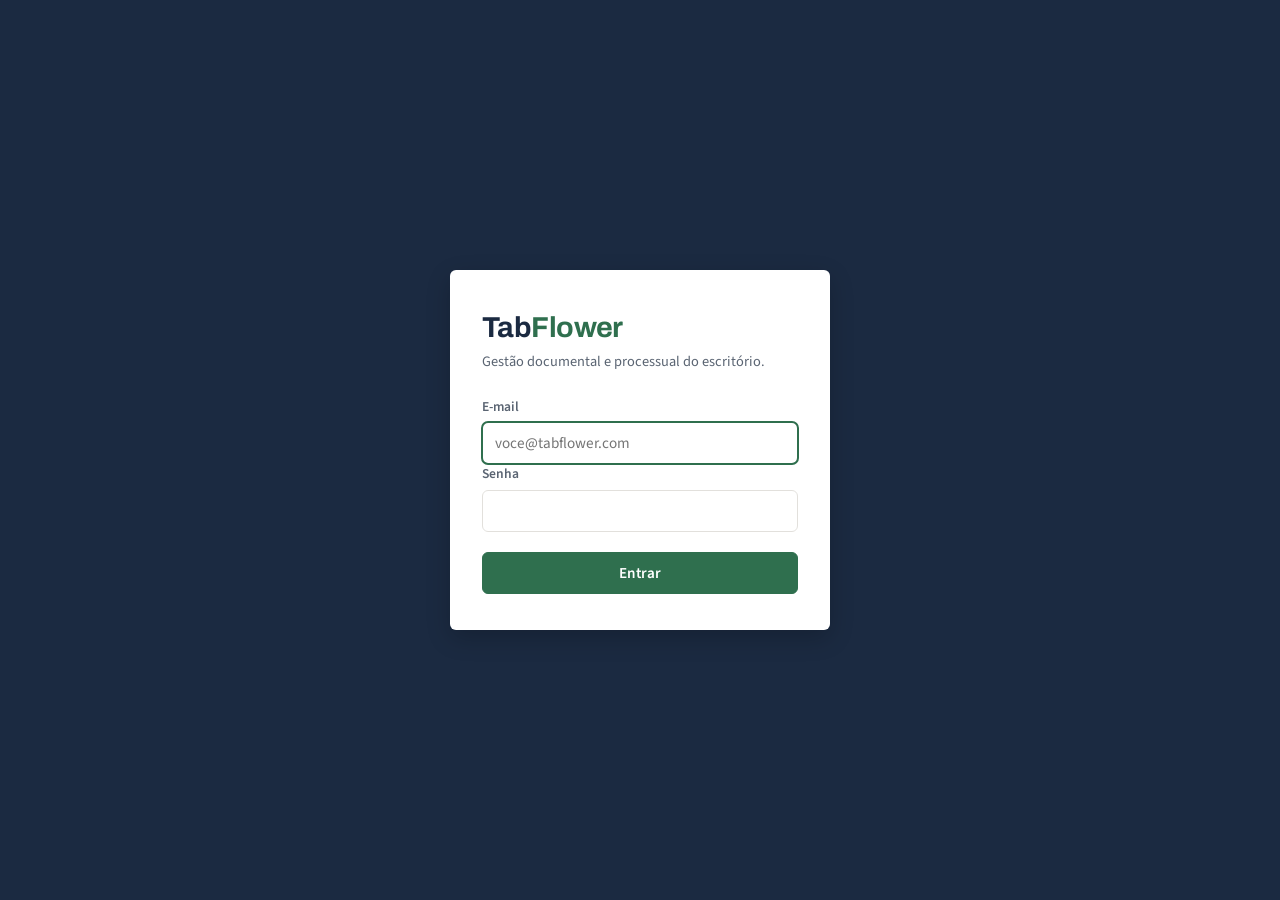
<file: frontend/processo-form.html>
<!DOCTYPE html>
<!--
==============================================================================
SEÇÃO COMENTÁRIOS — processo-form.html: Cadastro e edição de processo
Formato: caminho> descrição | CSS: classes usadas | JS: nome no processo-form.js
==============================================================================
processo-form>head> Configurações, título da aba ("Cadastro de processo - TabFlower"), fontes do Google e css/estilo.css
processo-form>header> Faixa do topo com o logo, o menu de abas e o usuário logado | CSS: .cabecalho
processo-form>header>div> Organiza o topo: logo, abas e usuário lado a lado | CSS: .cabecalho-conteudo | JS: montarBarraUsuario() (api.js)
processo-form>header>div>div> Logo TabFlower | CSS: .marca, .marca span
processo-form>header>div>nav>ul> Menu com as abas Painel, Clientes, Processos, Documentos, Avisos, Usuários, Checklists, Importação (a aba desta página fica destacada) | CSS: .abas, .abas a, .abas a.ativa
processo-form>main> Área principal do formulário de processo | CSS: .pagina
processo-form>main>h1> Título da página: "Novo processo" | CSS: .titulo-pagina | JS: tela.titulo
processo-form>main>p> Texto explicativo abaixo do título | CSS: .subtitulo-pagina | JS: tela.subtitulo
processo-form>main>div> Caixa de mensagens de erro ou sucesso (começa escondida) | CSS: .escondido | JS: tela.aviso
processo-form>main>form> Formulário de cadastro e edição de processo | CSS: .formulario | JS: tela.form
processo-form>main>form>div> Grade que organiza os campos em duas colunas | CSS: .grupo-campos
processo-form>main>form>div>div> Bloco do campo "Número do processo" | CSS: .campo, .campo-largo
processo-form>main>form>div>div>input> Campo do número do processo no padrão do CNJ | CSS: .mono, .campo input | JS: campos.numero
processo-form>main>form>div>div>span> Dica avisando que o número não pode ser alterado | CSS: .dica | JS: tela.dicaNumero
processo-form>main>form>div>div> Bloco do campo "Título" | CSS: .campo, .campo-largo
processo-form>main>form>div>div>input> Campo do título do processo | CSS: .campo input | JS: campos.titulo
processo-form>main>form>div>div> Bloco do campo "Cliente" | CSS: .campo
processo-form>main>form>div>div>select> Lista para escolher o cliente (preenchida pelo JS) | CSS: .campo select | JS: campos.cliente
processo-form>main>form>div>div> Bloco do campo "Advogado responsável" | CSS: .campo
processo-form>main>form>div>div>select> Lista para escolher o advogado (preenchida pelo JS) | CSS: .campo select | JS: campos.advogado
processo-form>main>form>div>div>span> Dica: o advogado escolhido recebe os avisos do processo | CSS: .dica
processo-form>main>form>div>div> Bloco do campo "Tipo de processo" | CSS: .campo
processo-form>main>form>div>div>select> Lista para escolher o tipo de processo (preenchida pelo JS) | CSS: .campo select | JS: campos.tipo
processo-form>main>form>div>div>span> Dica: o tipo define quais documentos o checklist vai pedir | CSS: .dica
processo-form>main>form>div>div> Bloco do campo "Status inicial" | CSS: .campo
processo-form>main>form>div>div>select> Lista da situação inicial do processo (preenchida pelo JS) | CSS: .campo select | JS: campos.status
processo-form>main>form>div>div> Bloco do campo "Data de abertura" | CSS: .campo
processo-form>main>form>div>div>input> Campo de data de abertura | CSS: .campo input | JS: campos.dataAbertura
processo-form>main>form>div>div> Bloco do campo "Prazo final" | CSS: .campo
processo-form>main>form>div>div>input> Campo de data do prazo final | CSS: .campo input | JS: campos.prazoFinal
processo-form>main>form>div>div> Bloco do campo "Comarca" | CSS: .campo
processo-form>main>form>div>div>input> Campo da comarca (cidade do fórum) | CSS: .campo input | JS: campos.comarca
processo-form>main>form>div>div> Bloco do campo "Valor da causa" | CSS: .campo
processo-form>main>form>div>div>input> Campo numérico do valor da causa | CSS: .campo input | JS: campos.valorCausa
processo-form>main>form>div>div> Bloco do campo "Descrição" | CSS: .campo, .campo-largo
processo-form>main>form>div>div>textarea> Caixa de texto grande para a descrição | CSS: .campo textarea | JS: campos.descricao
processo-form>main>form>div> Rodapé do formulário com os botões | CSS: .rodape-formulario
processo-form>main>form>div>button> Botão de salvar ("Cadastrar processo") | CSS: .botao, .botao-principal | JS: tela.botaoSalvar
processo-form>main>form>div>a> Botão "Cancelar": volta para a lista sem salvar | CSS: .botao
processo-form>script> Carrega js/api.js e js/processo-form.js
==============================================================================
-->
<html lang="pt-BR">
<head>
    <meta charset="UTF-8">
    <meta name="viewport" content="width=device-width, initial-scale=1.0">
    <link rel="preconnect" href="https://fonts.googleapis.com">
    <link rel="preconnect" href="https://fonts.gstatic.com" crossorigin>
    <link href="https://fonts.googleapis.com/css2?family=Archivo:wght@600;700&family=Roboto+Mono:wght@400;500&family=Source+Sans+3:wght@400;600&display=swap" rel="stylesheet">
    <link rel="stylesheet" href="css/estilo.css">
    <title>Cadastro de processo - TabFlower</title>
</head>
<body>

    <header class="cabecalho">
        <div class="cabecalho-conteudo">
            <div class="marca">Tab<span>Flower</span></div>
            <nav>
                <ul class="abas">
                    <li><a href="painel.html">Painel</a></li>
                    <li><a href="clientes.html">Clientes</a></li>
                    <li><a href="processos.html" class="ativa">Processos</a></li>
                    <li><a href="documentos.html">Documentos</a></li>
                    <li><a href="notificacoes.html">Avisos</a></li>
                    <li><a href="usuarios.html">Usuários</a></li>
                    <li><a href="checklists.html">Checklists</a></li>
                    <li><a href="importacoes.html">Importação</a></li>
                </ul>
            </nav>
        </div>
    </header>

    <main class="pagina">

        <h1 class="titulo-pagina" id="titulo">Novo processo</h1>
        <p class="subtitulo-pagina" id="subtitulo">
            Ao salvar, o checklist de documentos obrigatórios do tipo escolhido
            é montado automaticamente.
        </p>

        <div id="aviso" class="escondido"></div>

        <form class="formulario" id="form-processo">

            <div class="grupo-campos">

                <div class="campo campo-largo">
                    <label for="numero_processo">
                        Número do processo <span class="obrigatorio">*</span>
                    </label>
                    <input type="text" id="numero_processo" class="mono" required
                           maxlength="30" placeholder="0001234-56.2026.8.13.0024">
                    <span class="dica" id="dica-numero">
                        Não pode ser alterado depois do cadastro.
                    </span>
                </div>

                <div class="campo campo-largo">
                    <label for="titulo_processo">
                        Título <span class="obrigatorio">*</span>
                    </label>
                    <input type="text" id="titulo_processo" required maxlength="150"
                           placeholder="Ação de cobrança - contrato de prestação de serviços">
                </div>

                <div class="campo">
                    <label for="cliente_id">
                        Cliente <span class="obrigatorio">*</span>
                    </label>
                    <select id="cliente_id" required></select>
                </div>

                <div class="campo">
                    <label for="advogado_id">
                        Advogado responsável <span class="obrigatorio">*</span>
                    </label>
                    <select id="advogado_id" required></select>
                    <span class="dica">Recebe as notificações deste processo.</span>
                </div>

                <div class="campo">
                    <label for="tipo_processo_id">
                        Tipo de processo <span class="obrigatorio">*</span>
                    </label>
                    <select id="tipo_processo_id" required></select>
                    <span class="dica">Define o checklist de documentos.</span>
                </div>

                <div class="campo">
                    <label for="status_id">Status inicial</label>
                    <select id="status_id"></select>
                </div>

                <div class="campo">
                    <label for="data_abertura">Data de abertura</label>
                    <input type="date" id="data_abertura">
                </div>

                <div class="campo">
                    <label for="prazo_final">Prazo final</label>
                    <input type="date" id="prazo_final">
                </div>

                <div class="campo">
                    <label for="comarca">Comarca</label>
                    <input type="text" id="comarca" maxlength="100">
                </div>

                <div class="campo">
                    <label for="valor_causa">Valor da causa</label>
                    <input type="number" id="valor_causa" step="0.01" min="0">
                </div>

                <div class="campo campo-largo">
                    <label for="descricao">Descrição</label>
                    <textarea id="descricao"></textarea>
                </div>

            </div>

            <div class="rodape-formulario">
                <button type="submit" class="botao botao-principal" id="botao-salvar">
                    Cadastrar processo
                </button>
                <a href="processos.html" class="botao">Cancelar</a>
            </div>

        </form>

    </main>

    <script charset="UTF-8" src="js/api.js"></script>
    <script charset="UTF-8" src="js/processo-form.js"></script>
</body>
</html>
</file>
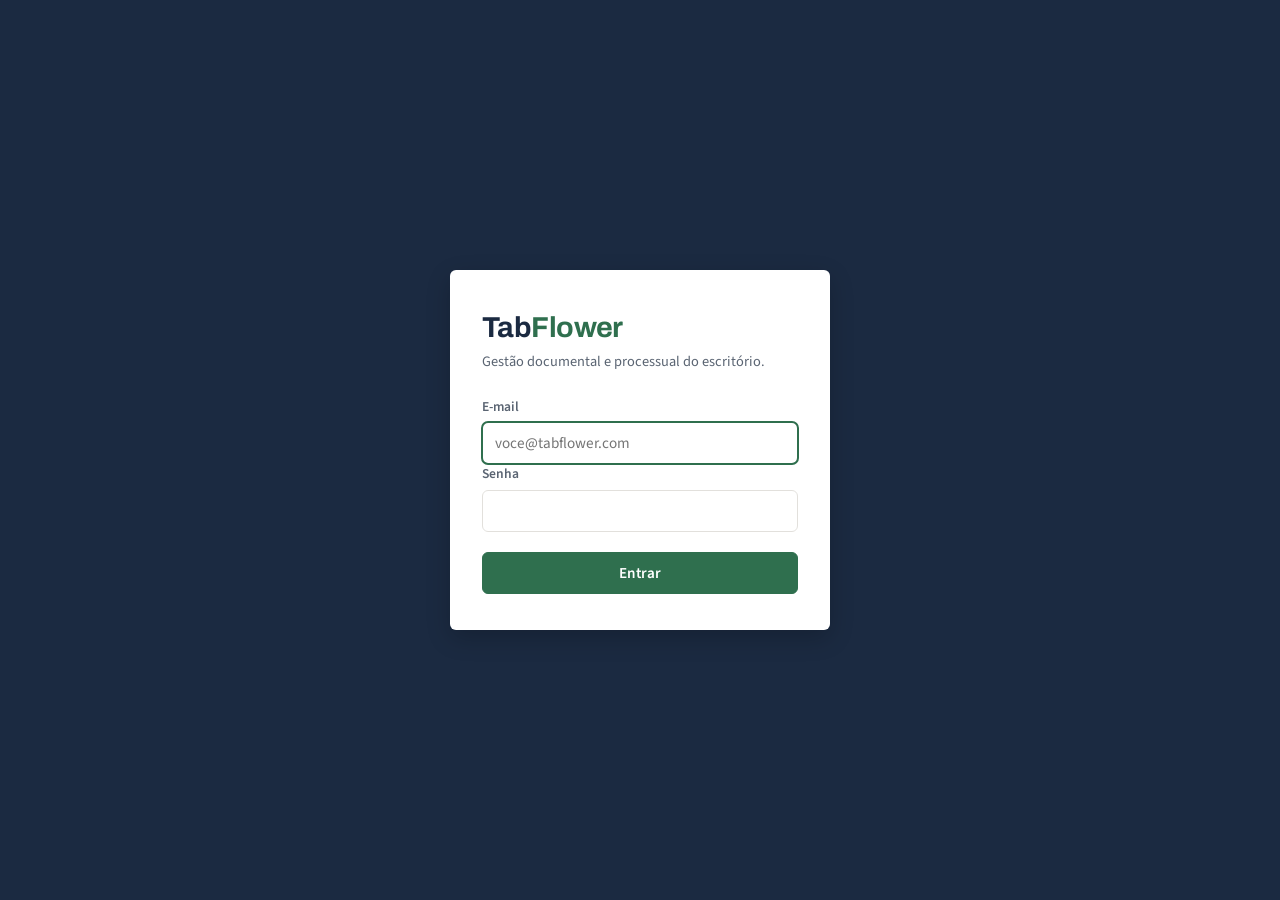
<file: frontend/processos.html>
<!DOCTYPE html>
<!--
==============================================================================
SEÇÃO COMENTÁRIOS — processos.html: Lista, busca e filtros de processos
Formato: caminho> descrição | CSS: classes usadas | JS: nome no processos.js
==============================================================================
processos>head> Configurações, título da aba ("Processos - TabFlower"), fontes do Google e css/estilo.css
processos>header> Faixa do topo com o logo, o menu de abas e o usuário logado | CSS: .cabecalho
processos>header>div> Organiza o topo: logo, abas e usuário lado a lado | CSS: .cabecalho-conteudo | JS: montarBarraUsuario() (api.js)
processos>header>div>div> Logo TabFlower | CSS: .marca, .marca span
processos>header>div>nav>ul> Menu com as abas Painel, Clientes, Processos, Documentos, Avisos, Usuários, Checklists, Importação (a aba desta página fica destacada) | CSS: .abas, .abas a, .abas a.ativa
processos>main> Área principal da lista de processos | CSS: .pagina
processos>main>h1> Título da página: "Processos" | CSS: .titulo-pagina
processos>main>p> Texto explicativo abaixo do título | CSS: .subtitulo-pagina
processos>main>div> Caixa de mensagens de erro ou sucesso (começa escondida) | CSS: .escondido | JS: tela.aviso
processos>main>div> Barra com busca, filtros e botão de novo processo | CSS: .barra-acoes
processos>main>div>form> Formulário de busca de processos | CSS: .busca | JS: tela.formBusca
processos>main>div>form>input> Campo onde se digita número, título ou nome do cliente | CSS: .busca input | JS: tela.campoBusca
processos>main>div>form>button> Botão que dispara a busca | CSS: .botao
processos>main>div>button> Botão "Ver todos": limpa busca e filtros | CSS: .botao | JS: tela.botaoLimpar
processos>main>div>div> Espaço vazio que empurra o botão "Novo processo" para a direita | CSS: .espacador
processos>main>div>label> Caixinha "Mostrar arquivados" com o texto ao lado | CSS: .dica, style inline
processos>main>div>label>input> Caixinha de marcar para incluir os processos arquivados | JS: tela.mostrarInativos
processos>main>div>a> Botão "Novo processo": abre o formulário de cadastro | CSS: .botao, .botao-principal
processos>main>div> Faixa com os filtros de situação, advogado e tipo | CSS: .barra-filtros
processos>main>div>select> Filtro por situação do processo (preenchido pelo JS) | CSS: .barra-filtros select | JS: tela.filtroStatus
processos>main>div>select> Filtro por advogado responsável (preenchido pelo JS) | CSS: .barra-filtros select | JS: tela.filtroAdvogado
processos>main>div>select> Filtro por tipo de processo (preenchido pelo JS) | CSS: .barra-filtros select | JS: tela.filtroTipo
processos>main>div>span> Rótulo que mostra de onde veio o resultado (Model ou procedure) | CSS: .dica, #rotulo-fonte | JS: tela.rotuloFonte
processos>main>div> Lista dos processos (preenchida pelo JS) | CSS: .lista | JS: tela.lista
processos>script> Carrega js/api.js e js/processos.js
==============================================================================
-->
<html lang="pt-BR">
<head>
    <meta charset="UTF-8">
    <meta name="viewport" content="width=device-width, initial-scale=1.0">
    <link rel="preconnect" href="https://fonts.googleapis.com">
    <link rel="preconnect" href="https://fonts.gstatic.com" crossorigin>
    <link href="https://fonts.googleapis.com/css2?family=Archivo:wght@600;700&family=Roboto+Mono:wght@400;500&family=Source+Sans+3:wght@400;600&display=swap" rel="stylesheet">
    <link rel="stylesheet" href="css/estilo.css">
    <title>Processos - TabFlower</title>
</head>
<body>

    <header class="cabecalho">
        <div class="cabecalho-conteudo">
            <div class="marca">Tab<span>Flower</span></div>
            <nav>
                <ul class="abas">
                    <li><a href="painel.html">Painel</a></li>
                    <li><a href="clientes.html">Clientes</a></li>
                    <li><a href="processos.html" class="ativa">Processos</a></li>
                    <li><a href="documentos.html">Documentos</a></li>
                    <li><a href="notificacoes.html">Avisos</a></li>
                    <li><a href="usuarios.html">Usuários</a></li>
                    <li><a href="checklists.html">Checklists</a></li>
                    <li><a href="importacoes.html">Importação</a></li>
                </ul>
            </nav>
        </div>
    </header>

    <main class="pagina">

        <h1 class="titulo-pagina">Processos</h1>
        <p class="subtitulo-pagina">
            Busque pelo número da ação, pelo título ou pelo nome do cliente.
        </p>

        <div id="aviso" class="escondido"></div>

        <div class="barra-acoes">
            <form class="busca" id="form-busca">
                <input type="text" id="campo-busca"
                       placeholder="Número, título ou nome do cliente"
                       aria-label="Buscar processo">
                <button type="submit" class="botao">Buscar</button>
            </form>

            <button type="button" class="botao" id="botao-limpar">Ver todos</button>

            <div class="espacador"></div>

            <label class="dica" style="display:flex; align-items:center; gap:6px; cursor:pointer;">
                <input type="checkbox" id="mostrar-inativos">
                Mostrar arquivados
            </label>

            <a href="processo-form.html" class="botao botao-principal">Novo processo</a>
        </div>

        <div class="barra-filtros">
            <label class="dica" for="filtro-status">Situação</label>
            <select id="filtro-status"></select>

            <label class="dica" for="filtro-advogado">Advogado</label>
            <select id="filtro-advogado"></select>

            <label class="dica" for="filtro-tipo">Tipo</label>
            <select id="filtro-tipo"></select>

            <span class="dica" id="rotulo-fonte"></span>
        </div>

        <div id="lista" class="lista"></div>

    </main>

    <script charset="UTF-8" src="js/api.js"></script>
    <script charset="UTF-8" src="js/processos.js"></script>
</body>
</html>
</file>
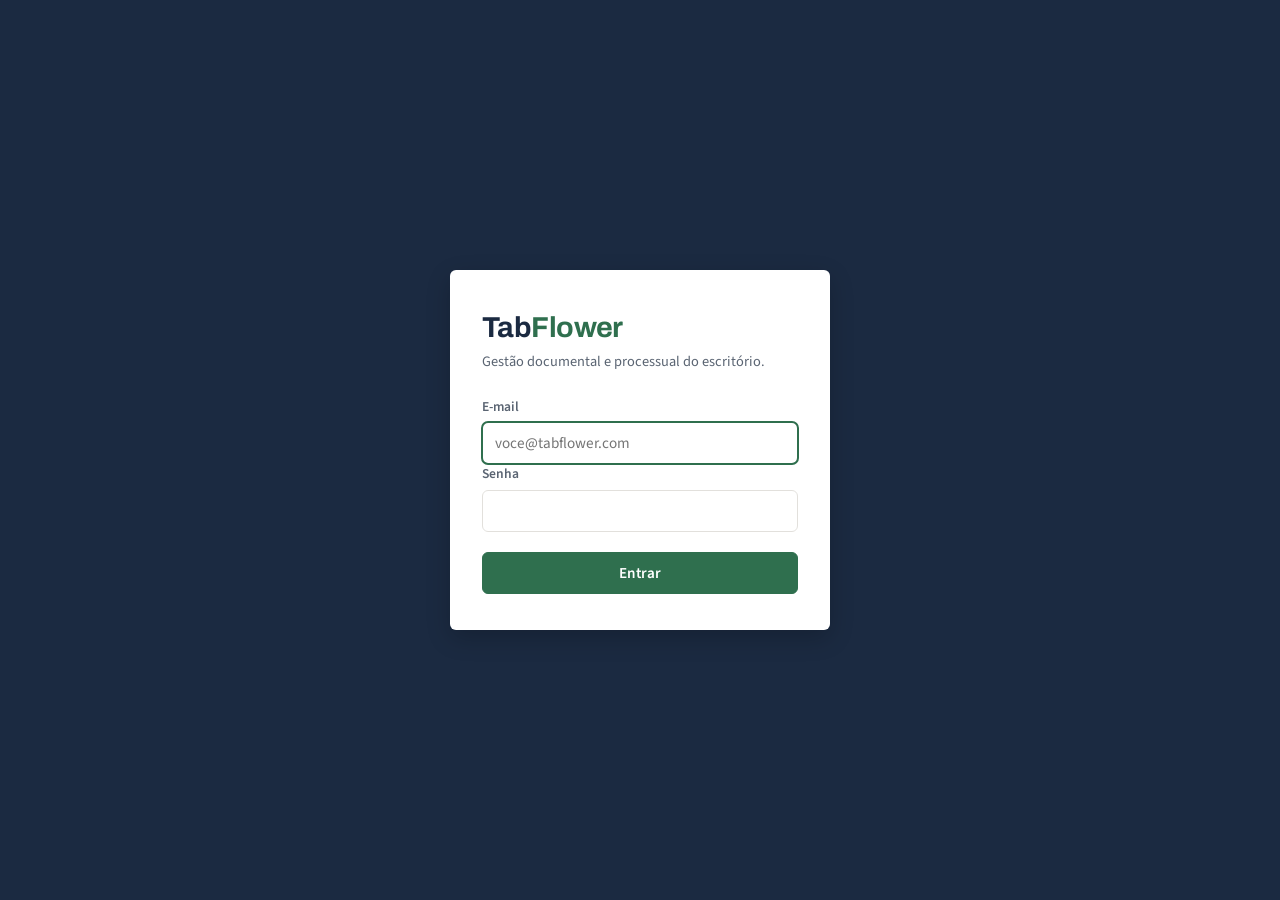
<file: frontend/usuario-form.html>
<!DOCTYPE html>
<!--
==============================================================================
SEÇÃO COMENTÁRIOS — usuario-form.html: Cadastro e edição de usuário, com troca de senha
Formato: caminho> descrição | CSS: classes usadas | JS: nome no usuario-form.js
==============================================================================
usuario-form>head> Configurações, título da aba ("Cadastro de usuário - TabFlower"), fontes do Google e css/estilo.css
usuario-form>header> Faixa do topo com o logo, o menu de abas e o usuário logado | CSS: .cabecalho
usuario-form>header>div> Organiza o topo: logo, abas e usuário lado a lado | CSS: .cabecalho-conteudo | JS: montarBarraUsuario() (api.js)
usuario-form>header>div>div> Logo TabFlower | CSS: .marca, .marca span
usuario-form>header>div>nav>ul> Menu com as abas Painel, Clientes, Processos, Documentos, Avisos, Usuários, Checklists, Importação (a aba desta página fica destacada) | CSS: .abas, .abas a, .abas a.ativa
usuario-form>main> Área principal do formulário de usuário | CSS: .pagina
usuario-form>main>h1> Título da página: "Novo usuário" | CSS: .titulo-pagina | JS: tela.titulo
usuario-form>main>p> Texto explicativo abaixo do título | CSS: .subtitulo-pagina | JS: tela.subtitulo
usuario-form>main>div> Caixa de mensagens de erro ou sucesso (começa escondida) | CSS: .escondido | JS: tela.aviso
usuario-form>main>form> Formulário de cadastro e edição de usuário | CSS: .formulario | JS: tela.form
usuario-form>main>form>div> Grade que organiza os campos em duas colunas | CSS: .grupo-campos
usuario-form>main>form>div>div> Bloco do campo "Nome completo" | CSS: .campo, .campo-largo
usuario-form>main>form>div>div>input> Campo do nome do usuário | CSS: .campo input | JS: campos.nome
usuario-form>main>form>div>div> Bloco do campo "E-mail" | CSS: .campo
usuario-form>main>form>div>div>input> Campo do e-mail, que é o login do usuário | CSS: .campo input | JS: campos.email
usuario-form>main>form>div>div>span> Dica: o e-mail é usado para entrar no sistema | CSS: .dica
usuario-form>main>form>div>div> Bloco do campo "Perfil" | CSS: .campo
usuario-form>main>form>div>div>select> Lista dos perfis Admin, Advogado e Secretária (preenchida pelo JS) | CSS: .campo select | JS: campos.perfil
usuario-form>main>form>div>div>span> Dica que diz se o perfil escolhido pode excluir documentos | CSS: .dica | JS: tela.dicaPerfil
usuario-form>main>form>div>div> Bloco do campo "Senha" (só aparece no cadastro) | CSS: .campo, .campo-largo | JS: tela.blocoSenha
usuario-form>main>form>div>div>input> Campo da senha inicial, mínimo de 6 caracteres | CSS: .campo input | JS: campos.senha
usuario-form>main>form>div>div>span> Dica: a senha precisa ter no mínimo 6 caracteres | CSS: .dica
usuario-form>main>form>div> Rodapé do formulário com os botões | CSS: .rodape-formulario
usuario-form>main>form>div>button> Botão de salvar ("Cadastrar usuário") | CSS: .botao, .botao-principal | JS: tela.botaoSalvar
usuario-form>main>form>div>a> Botão "Cancelar": volta para a lista sem salvar | CSS: .botao
usuario-form>main>section> Bloco "Trocar senha" (começa escondido, só aparece na edição) | CSS: .escondido, .painel, style inline | JS: tela.painelSenha
usuario-form>main>section>h2> Título do bloco: "Trocar senha" | CSS: .titulo-secao
usuario-form>main>section>p> Avisa que a senha antiga não pode ser vista, só trocada | CSS: .dica
usuario-form>main>section>div> Linha com o campo da nova senha e o botão | CSS: .linha-status
usuario-form>main>section>div>input> Campo da nova senha | CSS: .linha-status input | JS: tela.senhaNova
usuario-form>main>section>div>button> Botão "Trocar senha" | CSS: .botao | JS: tela.botaoSenha
usuario-form>script> Carrega js/api.js e js/usuario-form.js
==============================================================================
-->
<html lang="pt-BR">
<head>
    <meta charset="UTF-8">
    <meta name="viewport" content="width=device-width, initial-scale=1.0">
    <link rel="preconnect" href="https://fonts.googleapis.com">
    <link rel="preconnect" href="https://fonts.gstatic.com" crossorigin>
    <link href="https://fonts.googleapis.com/css2?family=Archivo:wght@600;700&family=Roboto+Mono:wght@400;500&family=Source+Sans+3:wght@400;600&display=swap" rel="stylesheet">
    <link rel="stylesheet" href="css/estilo.css">
    <title>Cadastro de usuário - TabFlower</title>
</head>
<body>

    <header class="cabecalho">
        <div class="cabecalho-conteudo">
            <div class="marca">Tab<span>Flower</span></div>
            <nav>
                <ul class="abas">
                    <li><a href="painel.html">Painel</a></li>
                    <li><a href="clientes.html">Clientes</a></li>
                    <li><a href="processos.html">Processos</a></li>
                    <li><a href="documentos.html">Documentos</a></li>
                    <li><a href="notificacoes.html">Avisos</a></li>
                    <li><a href="usuarios.html" class="ativa">Usuários</a></li>
                    <li><a href="checklists.html">Checklists</a></li>
                    <li><a href="importacoes.html">Importação</a></li>
                </ul>
            </nav>
        </div>
    </header>

    <main class="pagina">

        <h1 class="titulo-pagina" id="titulo">Novo usuário</h1>
        <p class="subtitulo-pagina" id="subtitulo">
            A senha é guardada criptografada. Nem o administrador consegue
            lê-la depois.
        </p>

        <div id="aviso" class="escondido"></div>

        <form class="formulario" id="form-usuario">

            <div class="grupo-campos">

                <div class="campo campo-largo">
                    <label for="nome">
                        Nome completo <span class="obrigatorio">*</span>
                    </label>
                    <input type="text" id="nome" required maxlength="120">
                </div>

                <div class="campo">
                    <label for="email">
                        E-mail <span class="obrigatorio">*</span>
                    </label>
                    <input type="email" id="email" required maxlength="120">
                    <span class="dica">Usado para entrar no sistema.</span>
                </div>

                <div class="campo">
                    <label for="perfil_id">
                        Perfil <span class="obrigatorio">*</span>
                    </label>
                    <select id="perfil_id" required></select>
                    <span class="dica" id="dica-perfil"></span>
                </div>

                <div class="campo campo-largo" id="bloco-senha">
                    <label for="senha">
                        Senha <span class="obrigatorio">*</span>
                    </label>
                    <input type="password" id="senha" minlength="6">
                    <span class="dica">Mínimo de 6 caracteres.</span>
                </div>

            </div>

            <div class="rodape-formulario">
                <button type="submit" class="botao botao-principal" id="botao-salvar">
                    Cadastrar usuário
                </button>
                <a href="usuarios.html" class="botao">Cancelar</a>
            </div>

        </form>

        <section class="painel escondido" id="painel-senha" style="max-width:720px; margin-top:16px">
            <h2 class="titulo-secao">Trocar senha</h2>
            <p class="dica">
                A senha atual não pode ser recuperada, apenas substituída.
            </p>
            <div class="linha-status">
                <input type="password" id="senha-nova" placeholder="Nova senha" minlength="6">
                <button type="button" class="botao" id="botao-senha">Trocar senha</button>
            </div>
        </section>

    </main>

    <script charset="UTF-8" src="js/api.js"></script>
    <script charset="UTF-8" src="js/usuario-form.js"></script>
</body>
</html>
</file>
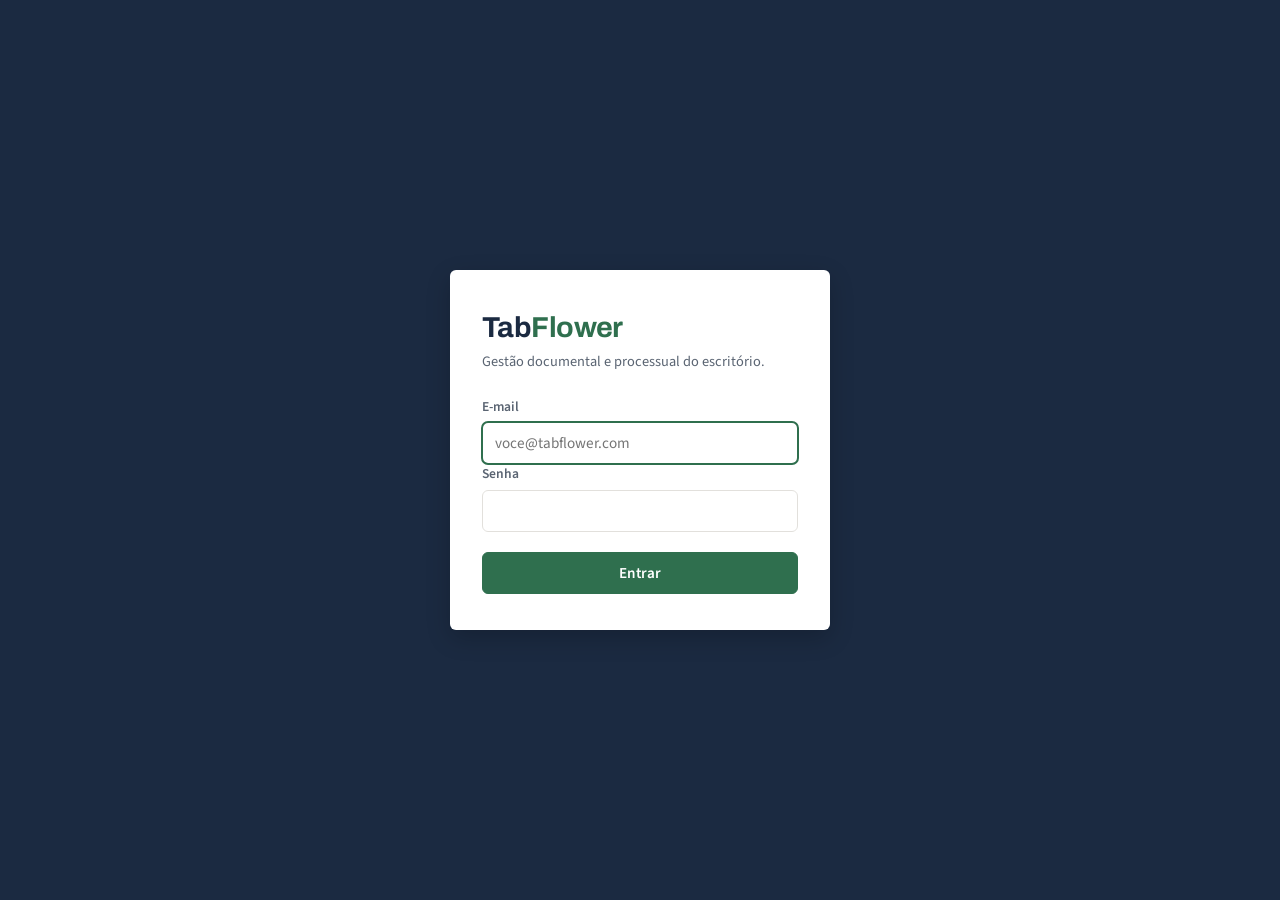
<file: frontend/usuarios.html>
<!DOCTYPE html>
<!--
==============================================================================
SEÇÃO COMENTÁRIOS — usuarios.html: Lista de usuários
Formato: caminho> descrição | CSS: classes usadas | JS: nome no usuarios.js
==============================================================================
usuarios>head> Configurações, título da aba ("Usuários - TabFlower"), fontes do Google e css/estilo.css
usuarios>header> Faixa do topo com o logo, o menu de abas e o usuário logado | CSS: .cabecalho
usuarios>header>div> Organiza o topo: logo, abas e usuário lado a lado | CSS: .cabecalho-conteudo | JS: montarBarraUsuario() (api.js)
usuarios>header>div>div> Logo TabFlower | CSS: .marca, .marca span
usuarios>header>div>nav>ul> Menu com as abas Painel, Clientes, Processos, Documentos, Avisos, Usuários, Checklists, Importação (a aba desta página fica destacada) | CSS: .abas, .abas a, .abas a.ativa
usuarios>main> Área principal da lista de usuários | CSS: .pagina
usuarios>main>h1> Título da página: "Usuários" | CSS: .titulo-pagina
usuarios>main>p> Texto explicativo abaixo do título | CSS: .subtitulo-pagina
usuarios>main>div> Caixa de mensagens de erro ou sucesso (começa escondida) | CSS: .escondido | JS: tela.aviso
usuarios>main>div> Barra com a caixinha de inativos e o botão de novo usuário | CSS: .barra-acoes
usuarios>main>div>div> Espaço vazio que empurra os itens para a direita | CSS: .espacador
usuarios>main>div>label> Caixinha "Mostrar inativos" com o texto ao lado | CSS: .dica, style inline
usuarios>main>div>label>input> Caixinha de marcar para incluir os usuários desativados | JS: tela.mostrarInativos
usuarios>main>div>a> Botão "Novo usuário": abre o formulário de cadastro | CSS: .botao, .botao-principal
usuarios>main>div> Lista dos usuários (preenchida pelo JS) | CSS: .lista | JS: tela.lista
usuarios>script> Carrega js/api.js e js/usuarios.js
==============================================================================
-->
<html lang="pt-BR">
<head>
    <meta charset="UTF-8">
    <meta name="viewport" content="width=device-width, initial-scale=1.0">
    <link rel="preconnect" href="https://fonts.googleapis.com">
    <link rel="preconnect" href="https://fonts.gstatic.com" crossorigin>
    <link href="https://fonts.googleapis.com/css2?family=Archivo:wght@600;700&family=Roboto+Mono:wght@400;500&family=Source+Sans+3:wght@400;600&display=swap" rel="stylesheet">
    <link rel="stylesheet" href="css/estilo.css">
    <title>Usuários - TabFlower</title>
</head>
<body>

    <header class="cabecalho">
        <div class="cabecalho-conteudo">
            <div class="marca">Tab<span>Flower</span></div>
            <nav>
                <ul class="abas">
                    <li><a href="painel.html">Painel</a></li>
                    <li><a href="clientes.html">Clientes</a></li>
                    <li><a href="processos.html">Processos</a></li>
                    <li><a href="documentos.html">Documentos</a></li>
                    <li><a href="notificacoes.html">Avisos</a></li>
                    <li><a href="usuarios.html" class="ativa">Usuários</a></li>
                    <li><a href="checklists.html">Checklists</a></li>
                    <li><a href="importacoes.html">Importação</a></li>
                </ul>
            </nav>
        </div>
    </header>

    <main class="pagina">

        <h1 class="titulo-pagina">Usuários</h1>
        <p class="subtitulo-pagina">
            Equipe do escritório. Só o perfil Admin pode excluir e restaurar
            documentos e desativar cadastros.
        </p>

        <div id="aviso" class="escondido"></div>

        <div class="barra-acoes">
            <div class="espacador"></div>

            <label class="dica" style="display:flex; align-items:center; gap:6px; cursor:pointer;">
                <input type="checkbox" id="mostrar-inativos">
                Mostrar inativos
            </label>

            <a href="usuario-form.html" class="botao botao-principal">Novo usuário</a>
        </div>

        <div id="lista" class="lista"></div>

    </main>

    <script charset="UTF-8" src="js/api.js"></script>
    <script charset="UTF-8" src="js/usuarios.js"></script>
</body>
</html>
</file>
<file: frontend/css/estilo.css>
/*
==============================================================================
SEÇÃO COMENTÁRIOS — estilo.css: aparência de todas as páginas
Formato: seletor> efeito na tela | HTML: caminho dos elementos onde aparece ((JS) = criado pelo JavaScript)
==============================================================================
:root> Guarda as cores, o arredondamento e a sombra usados no site todo, para trocar em um lugar só | HTML: todas as páginas
*> Zera margens e espaçamentos padrão do navegador em todos os elementos | HTML: todas as páginas
body> Define a fonte, o tamanho do texto, a cor da letra e o fundo bege do site | HTML: todas as páginas
.mono> Fonte de máquina de escrever, usada em números de processo e nomes de arquivo | HTML: painel>main>div>section>p>span>, painel>main>div>section>ul>li>div>span> (JS), painel>main>section>p>span> e mais 10
.cabecalho> Faixa azul-escura no topo da página | HTML: painel>header>, clientes>header>, cliente-form>header> e mais 9
.cabecalho-conteudo> Centraliza o topo e coloca logo, abas e usuário lado a lado | HTML: painel>header>div>, clientes>header>div>, cliente-form>header>div> e mais 9
.marca> Texto do logo TabFlower grande e em negrito | HTML: login>main>div>, painel>header>div>div>, clientes>header>div>div> e mais 10
.marca span> Pinta a palavra Flower do logo de verde | HTML: login>main>div>span>, painel>header>div>div>span>, clientes>header>div>div>span> e mais 10
.abas> Coloca as abas do menu em linha, sem marcadores de lista | HTML: painel>header>div>nav>ul>, clientes>header>div>nav>ul>, cliente-form>header>div>nav>ul> e mais 9
.abas a> Cada aba do menu: texto claro com cantos de cima arredondados | HTML: painel>header>div>nav>ul>li>a>, clientes>header>div>nav>ul>li>a>, cliente-form>header>div>nav>ul>li>a> e mais 9
.abas a:hover> Clareia a aba quando o mouse passa por cima
.abas a.ativa> Aba da página atual fica com fundo claro, parecendo aberta | HTML: painel>header>div>nav>ul>li>a>, clientes>header>div>nav>ul>li>a>, cliente-form>header>div>nav>ul>li>a> e mais 7
.pagina> Área central do conteúdo, com largura máxima e espaço nas bordas | HTML: painel>main>, clientes>main>, cliente-form>main> e mais 9
.titulo-pagina> Título grande e em negrito no topo da página | HTML: painel>main>h1>, clientes>main>h1>, cliente-form>main>h1> e mais 9
.subtitulo-pagina> Texto explicativo cinza logo abaixo do título | HTML: painel>main>p>, clientes>main>p>, cliente-form>main>p> e mais 9
.barra-acoes> Linha que alinha busca, filtros e botões lado a lado | HTML: clientes>main>div>, processos>main>div>, processo-detalhe>main>div> e mais 2
.espacador> Ocupa o espaço que sobra e empurra o que vem depois para a direita | HTML: clientes>main>div>div>, processos>main>div>div>, processo-detalhe>main>div>div> e mais 2
.botao> Formato padrão de botão: borda, cantos arredondados e mãozinha no mouse | HTML: login>main>form>div>button>, painel>header>div>div>button> (JS), clientes>header>div>div>button> (JS) e mais 46
.botao:hover> Escurece a borda do botão ao passar o mouse
.botao-principal> Botão de ação principal: fundo verde e texto branco | HTML: login>main>form>div>button>, clientes>main>div>a>, cliente-form>main>form>div>button> e mais 8
.botao-principal:hover> Verde fica mais escuro ao passar o mouse
.botao-perigo> Botão de ação perigosa (excluir): texto laranja-avermelhado | HTML: clientes>main>div>article>div>button> (JS), processos>main>div>article>div>button> (JS), processo-detalhe>main>section>ul>li>button> (JS) e mais 4
.botao-perigo:hover> Fundo fica rosado ao passar o mouse, avisando o perigo
.botao-pequeno> Versão menor do botão, usada dentro de listas | HTML: painel>header>div>div>button> (JS), clientes>header>div>div>button> (JS), clientes>main>div>article>div>a> (JS) e mais 23
.busca> Caixa de busca: campo e botão lado a lado com largura controlada | HTML: clientes>main>div>form>, processos>main>div>form>, documentos>main>div>form>
.busca input> Campo de texto da busca com borda e cantos arredondados | HTML: clientes>main>div>form>input>, processos>main>div>form>input>, documentos>main>div>form>input>
.busca input:focus> Contorno verde no campo de busca quando está selecionado
.lista> Empilha os itens da lista um embaixo do outro com espaço entre eles | HTML: clientes>main>div>, processos>main>div>, documentos>main>div> e mais 3
.ficha> Cartão branco de cada item da lista, com faixa verde à esquerda | HTML: clientes>main>div>article> (JS), processos>main>div>article> (JS), documentos>main>div>article> (JS) e mais 3
.ficha.inativa> Item inativo fica apagado e com faixa cinza | HTML: clientes>main>div>article> (JS), processos>main>div>article> (JS), documentos>main>div>article> (JS)
.ficha-dados> Parte da ficha com os dados, ocupa o espaço disponível | HTML: clientes>main>div>article>div> (JS), processos>main>div>article>div> (JS), documentos>main>div>article>div> (JS) e mais 3
.ficha-nome> Nome do item em destaque, em negrito | HTML: clientes>main>div>article>div>div> (JS), processos>main>div>article>div>div> (JS), documentos>main>div>article>div>div> (JS) e mais 3
.ficha-info> Linha de informações menores e cinzas da ficha | HTML: clientes>main>div>article>div>div> (JS), processos>main>div>article>div>div> (JS), documentos>main>div>article>div>div> (JS) e mais 3
.ficha-acoes> Área dos botões da ficha, alinhados lado a lado | HTML: clientes>main>div>article>div> (JS), processos>main>div>article>div> (JS), documentos>main>div>article>div> (JS) e mais 3
.etiqueta> Selinho pequeno em letras maiúsculas com fundo verde-claro | HTML: clientes>main>div>article>div>div>span> (JS), clientes>main>div>article>div>span> (JS), processos>main>div>article>div>span> (JS) e mais 2
.etiqueta-cinza> Variação cinza do selinho | HTML: clientes>main>div>article>div>span> (JS), processos>main>div>article>div>span> (JS), processo-detalhe>main>div>section>ul>li>span> (JS), documentos>main>div>article>div>div>span> (JS)
.formulario> Caixa branca com borda e sombra que envolve o formulário | HTML: login>main>form>, cliente-form>main>form>, processo-form>main>form>, usuario-form>main>form>
.grupo-campos> Organiza os campos em duas colunas | HTML: cliente-form>main>form>div>, processo-form>main>form>div>, usuario-form>main>form>div>
.campo> Empilha o rótulo em cima do campo | HTML: login>main>form>div>, cliente-form>main>form>div>div>, processo-form>main>form>div>div>, usuario-form>main>form>div>div>
.campo-largo> Faz o campo ocupar a linha inteira | HTML: login>main>form>div>, cliente-form>main>form>div>div>, processo-form>main>form>div>div>, usuario-form>main>form>div>div>
.campo label> Rótulo do campo pequeno, em negrito e cinza | HTML: login>main>form>div>label>, cliente-form>main>form>div>div>label>, processo-form>main>form>div>div>label>, usuario-form>main>form>div>div>label>
.campo label .obrigatorio> Asterisco de campo obrigatório em vermelho | HTML: cliente-form>main>form>div>div>label>span>, processo-form>main>form>div>div>label>span>, usuario-form>main>form>div>div>label>span>
.campo input, .campo select, .campo textarea> Caixa de texto com borda e cantos arredondados / Lista de opções com borda e cantos arredondados / Caixa de texto grande com borda e cantos arredondados | HTML: login>main>form>div>input>, cliente-form>main>form>div>div>input>, processo-form>main>form>div>div>input>, usuario-form>main>form>div>div>input>, cliente-form>main>form>div>div>select>, processo-form>main>form>div>div>select>, usuario-form>main>form>div>div>select>, cliente-form>main>form>div>div>textarea>, processo-form>main>form>div>div>textarea>
.campo input:focus, .campo select:focus, .campo textarea:focus> Contorno verde quando o campo está selecionado / Contorno verde quando a lista está selecionada / Contorno verde quando a caixa está selecionada
.campo input:disabled> Campo bloqueado fica cinza e com cursor de proibido
.campo textarea> A caixa de texto grande só estica para baixo e tem altura mínima | HTML: cliente-form>main>form>div>div>textarea>, processo-form>main>form>div>div>textarea>
.dica> Texto de ajuda pequeno e cinza | HTML: painel>main>div>section>p>, painel>main>section>p>, clientes>main>div>label> e mais 21
.rodape-formulario> Linha dos botões no fim do formulário, separada por um traço | HTML: cliente-form>main>form>div>, processo-form>main>form>div>, usuario-form>main>form>div>
.aviso> Caixa de mensagem com faixa colorida à esquerda | HTML: login>main>div>, painel>main>div>, clientes>main>div> e mais 10
.aviso-erro> Mensagem de erro em tons de laranja-avermelhado | HTML: login>main>div>, painel>main>div>, clientes>main>div> e mais 10
.aviso-sucesso> Mensagem de sucesso em tons de verde | HTML: clientes>main>div>, processos>main>div>, processo-detalhe>main>div> e mais 5
.escondido> Esconde o elemento da tela | HTML: login>main>div>, painel>main>div>, clientes>main>div> e mais 13
.vazio> Caixa tracejada que aparece quando a lista está vazia | HTML: clientes>main>div>div>, notificacoes>main>div>div> (JS)
.vazio strong> Frase principal da caixa vazia em destaque | HTML: clientes>main>div>div>strong> (JS), notificacoes>main>div>div>strong> (JS)
@media (max-width: 700px)> Ajustes para telas pequenas (celular)
    .cabecalho-conteudo> No celular, empilha logo, abas e usuário
    .abas> No celular, as abas rolam para o lado
    .grupo-campos> No celular, os campos ficam em uma coluna só
    .ficha> No celular, empilha os dados e os botões da ficha
    .ficha-acoes> No celular, os botões da ficha ocupam a largura toda
@media (prefers-reduced-motion: reduce)> Para quem pediu menos animação no sistema
    *> Desliga as transições animadas
.painel> Bloco branco com borda e sombra que separa as seções da página | HTML: painel>main>div>section>, painel>main>section>, processo-detalhe>main>div>section> e mais 5
.titulo-secao> Título de cada bloco, em negrito | HTML: painel>main>div>section>h2>, painel>main>section>h2>, processo-detalhe>main>div>section>h2> e mais 5
.colunas> Divide o conteúdo em duas colunas lado a lado | HTML: painel>main>div>, processo-detalhe>main>div>
.grade-dados> Organiza os dados em três colunas | HTML: processo-detalhe>main>section>div>
.dado-rotulo> Nome do dado, pequeno, cinza e em maiúsculas | HTML: processo-detalhe>main>section>div>div>span> (JS)
.dado-valor> Valor do dado em tamanho normal | HTML: processo-detalhe>main>section>div>div>span> (JS)
.linha-status> Linha que coloca a lista de fases, a observação e o botão lado a lado | HTML: painel>main>div>section>div>, processo-detalhe>main>section>div>, processo-detalhe>main>section>form> e mais 3
.linha-status select, .linha-status input> Lista de opções com borda e cantos arredondados / Campo de texto com borda e cantos arredondados | HTML: painel>main>div>section>div>select>, processo-detalhe>main>section>div>select>, processo-detalhe>main>section>form>select>, checklists>main>section>div>select>, processo-detalhe>main>section>div>input>, processo-detalhe>main>section>form>input>, checklists>main>section>div>label>input> e mais 2
.linha-status input> O campo de observação estica para ocupar o espaço livre | HTML: processo-detalhe>main>section>div>input>, processo-detalhe>main>section>form>input>, checklists>main>section>div>label>input> e mais 2
.checklist> Lista do checklist sem marcadores | HTML: painel>main>div>section>ul>, processo-detalhe>main>div>section>ul>, processo-detalhe>main>section>ul>, checklists>main>section>ul>
.checklist li> Cada item do checklist em linha, separado por um traço | HTML: painel>main>div>section>ul>li> (JS), processo-detalhe>main>div>section>ul>li> (JS), processo-detalhe>main>section>ul>li> (JS), checklists>main>section>ul>li> (JS)
.checklist li:last-child> Tira o traço do último item
.marca-item> Bolinha do item do checklist, vermelha quando está pendente | HTML: processo-detalhe>main>div>section>ul>li>span> (JS), processo-detalhe>main>section>ul>li>span> (JS), checklists>main>section>ul>li>span> (JS)
.checklist li.entregue .marca-item> Bolinha fica verde quando o documento foi entregue | HTML: processo-detalhe>main>div>section>ul>li>span> (JS), checklists>main>section>ul>li>span> (JS)
.checklist li.entregue span:nth-child(2)> Nome do item entregue fica cinza | HTML: processo-detalhe>main>div>section>ul>li>span> (JS), checklists>main>section>ul>li>span> (JS)
.historico> Linha do tempo com um traço vertical à esquerda | HTML: processo-detalhe>main>div>section>ol>
.historico li> Cada evento da linha do tempo | HTML: processo-detalhe>main>div>section>ol>li> (JS)
.historico li::before> Desenha a bolinha verde de cada evento na linha do tempo
.historico-data> Data do evento, pequena e cinza | HTML: processo-detalhe>main>div>section>ol>li>span> (JS)
.historico-mudanca> Texto da mudança de fase em negrito | HTML: processo-detalhe>main>div>section>ol>li>div> (JS)
.historico-obs> Observação do evento, pequena e cinza | HTML: processo-detalhe>main>div>section>ol>li>div> (JS)
.etiqueta-status> Selo da situação do processo com texto branco (a cor vem do JS) | HTML: processos>main>div>article>div>div>span> (JS), processo-detalhe>main>section>div>div>span>span> (JS), notificacoes>main>div>article>div>div>span> (JS) e mais 2
@media (max-width: 800px)> Ajustes para telas médias (tablet)
    .colunas> Em telas médias, as duas colunas viram uma
    .grade-dados> Em telas médias, os dados ficam em duas colunas
.select-categoria> Lista pequena para trocar a categoria do documento na própria linha | HTML: documentos>main>div>article>div>div>select> (JS)
#form-upload input[type="file"]> Campo de escolher arquivo com borda tracejada | HTML: processo-detalhe>main>section>form>input>
.cartoes> Grade que distribui os cartões do resumo automaticamente | HTML: painel>main>section>div>, importacoes>main>section>div>div> (JS)
.cartao> Cartão do resumo com faixa colorida em cima | HTML: painel>main>section>div>div> (JS), importacoes>main>section>div>div>div> (JS)
.cartao-numero> Número grande do cartão | HTML: painel>main>section>div>div>div> (JS), importacoes>main>section>div>div>div>div> (JS)
.cartao-rotulo> Nome da situação abaixo do número | HTML: painel>main>section>div>div>div> (JS), importacoes>main>section>div>div>div>div> (JS)
.cartao-alerta> Aviso de prazo em laranja-avermelhado | HTML: painel>main>section>div>div>div> (JS)
.item-painel> Cada linha das listas do painel, separada por um traço | HTML: painel>main>div>section>ul>li> (JS)
.item-painel:last-child> Tira o traço da última linha
.item-painel a> Título do processo em negrito, sem sublinhado | HTML: painel>main>div>section>ul>li>a> (JS)
.item-painel a:hover> Sublinha o título ao passar o mouse
.item-linha> Linha que alinha selos e textos pequenos lado a lado | HTML: painel>main>div>section>ul>li>div> (JS), processo-detalhe>main>section>div>
.selo> Selo pequeno em maiúsculas com texto branco (a cor vem do JS) | HTML: painel>main>div>section>ul>li>div>span> (JS), processo-detalhe>main>section>div>span> (JS)
.texto-pendente> Texto em laranja-avermelhado para o que está faltando | HTML: painel>main>div>section>ul>li>div> (JS), importacoes>main>section>div>article>div>div>span> (JS), importacoes>main>section>div>div> (JS)
.texto-prazo> Texto do prazo, pequeno e cinza | HTML: painel>main>div>section>ul>li>div>span> (JS), notificacoes>main>div>article>div>div> (JS), notificacoes>main>div>article>div>div>span> (JS), importacoes>main>section>div>article>div>div>span> (JS)
.texto-prazo.vencido> Prazo vencido fica laranja-avermelhado e em negrito | HTML: painel>main>div>section>ul>li>div>span> (JS)
.barra-filtros> Faixa branca que alinha os filtros lado a lado | HTML: processos>main>div>, notificacoes>main>div>, checklists>main>div>
.barra-filtros label> Rótulos dos filtros em negrito | HTML: processos>main>div>label>, notificacoes>main>div>label>, checklists>main>div>label>
.barra-filtros select> Listas de filtro com borda e largura controlada | HTML: processos>main>div>select>, checklists>main>div>select>
.barra-filtros select:focus> Contorno verde na lista de filtro selecionada
#rotulo-fonte> Rótulo da origem do resultado, encostado à direita e em fonte de máquina | HTML: processos>main>div>span>, notificacoes>main>div>span>
@media (max-width: 700px)> Ajustes para telas pequenas (celular)
    .barra-filtros select> No celular, os filtros esticam para ocupar a linha
    #rotulo-fonte> No celular, o rótulo de origem desce para uma linha própria
.tela-login> Fundo azul-escuro que centraliza a caixa de login na tela | HTML: login>body>
.caixa-login> Caixa branca do login, estreita e com sombra | HTML: login>main>
.marca-login> Logo maior e escuro dentro da caixa de login | HTML: login>main>div>
.subtitulo-login> Frase cinza abaixo do logo no login | HTML: login>main>p>
.formulario-login> Tira a caixa e a sombra do formulário dentro do login | HTML: login>main>form>
.formulario-login .acoes-formulario> Espaço acima do botão Entrar | HTML: login>main>form>div>
.formulario-login .botao-principal> Botão Entrar ocupa a largura toda | HTML: login>main>form>div>button>
.usuario-sessao> Bloco do usuário logado no topo: nome e botão Sair lado a lado | HTML: painel>header>div>div>, clientes>header>div>div>, cliente-form>header>div>div> e mais 9
.usuario-dados> Empilha o nome e o perfil do usuário, alinhados à direita | HTML: painel>header>div>div>div> (JS), clientes>header>div>div>div> (JS), cliente-form>header>div>div>div> (JS) e mais 9
.usuario-nome> Nome do usuário logado em negrito | HTML: painel>header>div>div>div>span> (JS), clientes>header>div>div>div>span> (JS), cliente-form>header>div>div>div>span> (JS) e mais 9
.usuario-perfil> Perfil do usuário em letra menor e clara | HTML: painel>header>div>div>div>span> (JS), clientes>header>div>div>div>span> (JS), cliente-form>header>div>div>div>span> (JS) e mais 9

style inline> Estilos escritos direto no HTML (atributo style="..."):
    style="display:flex; align-items:center; gap:6px; cursor:pointer;"> Coloca a caixinha de marcar e o texto lado a lado, com mãozinha no mouse | HTML: clientes>main>div>label>, processos>main>div>label>, documentos>main>div>label>, notificacoes>main>div>label>, checklists>main>section>div>label>, usuarios>main>div>label>
    style="text-transform: uppercase;"> Mostra as letras do estado sempre em maiúsculas | HTML: cliente-form>main>form>div>div>input>
    style="margin-top:14px"> Dá um espaço acima da lista | HTML: importacoes>main>section>div>
    style="margin-top:12px"> Dá um espaço acima dos marcadores | HTML: processo-detalhe>main>section>div>
    style="max-width:720px; margin-top:16px"> Limita a largura do bloco e dá um espaço acima dele | HTML: usuario-form>main>section>
==============================================================================
*/

:root {
    --tinta:        #1b2a41;
    --tinta-clara:  #5a6472;
    --papel:        #f7f6f3;
    --papel-branco: #ffffff;
    --folha:        #2f6f4e;
    --folha-clara:  #e6f0ea;
    --alerta:       #c2410c;
    --alerta-claro: #fdece5;
    --linha:        #e2e0dc;

    --raio: 6px;
    --sombra: 0 1px 3px rgba(27, 42, 65, 0.08);
}
* {
    box-sizing: border-box;
    margin: 0;
    padding: 0;
}

body {
    font-family: 'Source Sans 3', 'Segoe UI', sans-serif;
    font-size: 16px;
    line-height: 1.5;
    color: var(--tinta);
    background-color: var(--papel);
}
.mono {
    font-family: 'Roboto Mono', 'Consolas', monospace;
    font-size: 0.9rem;
    letter-spacing: -0.02em;
}
.cabecalho {
    background-color: var(--tinta);
    color: var(--papel);
    padding: 0 24px;
}

.cabecalho-conteudo {
    max-width: 1100px;
    margin: 0 auto;
    display: flex;
    align-items: flex-end;
    justify-content: space-between;
    gap: 24px;
    padding-top: 18px;
}

.marca {
    font-family: 'Archivo', 'Segoe UI', sans-serif;
    font-size: 1.4rem;
    font-weight: 700;
    letter-spacing: -0.02em;
    padding-bottom: 14px;
}

.marca span {
    color: var(--folha);
}
.abas {
    display: flex;
    gap: 4px;
    list-style: none;
}

.abas a {
    display: block;
    padding: 10px 20px;
    border-radius: var(--raio) var(--raio) 0 0;
    color: rgba(247, 246, 243, 0.7);
    text-decoration: none;
    font-size: 0.95rem;
    font-weight: 600;
}

.abas a:hover {
    background-color: rgba(247, 246, 243, 0.1);
    color: var(--papel);
}

.abas a.ativa {
    background-color: var(--papel);
    color: var(--tinta);
}
.pagina {
    max-width: 1100px;
    margin: 0 auto;
    padding: 32px 24px 64px;
}

.titulo-pagina {
    font-family: 'Archivo', sans-serif;
    font-size: 1.6rem;
    font-weight: 700;
    letter-spacing: -0.02em;
    margin-bottom: 4px;
}

.subtitulo-pagina {
    color: var(--tinta-clara);
    font-size: 0.95rem;
    margin-bottom: 24px;
}

.barra-acoes {
    display: flex;
    gap: 12px;
    align-items: center;
    flex-wrap: wrap;
    margin-bottom: 20px;
}

.espacador {
    flex: 1;
}
.botao {
    display: inline-flex;
    align-items: center;
    gap: 6px;
    padding: 9px 18px;
    border: 1px solid transparent;
    border-radius: var(--raio);
    font-family: inherit;
    font-size: 0.95rem;
    font-weight: 600;
    cursor: pointer;
    text-decoration: none;
    background-color: var(--papel-branco);
    color: var(--tinta);
    border-color: var(--linha);
}

.botao:hover {
    border-color: var(--tinta-clara);
}

.botao-principal {
    background-color: var(--folha);
    color: #fff;
    border-color: var(--folha);
}

.botao-principal:hover {
    background-color: #275c41;
    border-color: #275c41;
}

.botao-perigo {
    color: var(--alerta);
    border-color: var(--linha);
}

.botao-perigo:hover {
    background-color: var(--alerta-claro);
    border-color: var(--alerta);
}

.botao-pequeno {
    padding: 5px 12px;
    font-size: 0.85rem;
}
.busca {
    display: flex;
    gap: 8px;
    flex: 1;
    min-width: 260px;
    max-width: 460px;
}

.busca input {
    flex: 1;
    padding: 9px 14px;
    border: 1px solid var(--linha);
    border-radius: var(--raio);
    font-family: inherit;
    font-size: 0.95rem;
    background-color: var(--papel-branco);
    color: var(--tinta);
}

.busca input:focus {
    outline: 2px solid var(--folha);
    outline-offset: -1px;
}
.lista {
    display: flex;
    flex-direction: column;
    gap: 8px;
}

.ficha {
    display: flex;
    align-items: center;
    gap: 20px;
    background-color: var(--papel-branco);
    border: 1px solid var(--linha);
    border-left: 5px solid var(--folha);
    border-radius: var(--raio);
    padding: 14px 18px;
    box-shadow: var(--sombra);
}

.ficha.inativa {
    border-left-color: var(--tinta-clara);
    opacity: 0.65;
}

.ficha-dados {
    flex: 1;
    min-width: 0;
}

.ficha-nome {
    font-weight: 600;
    font-size: 1.05rem;
    margin-bottom: 2px;
}

.ficha-info {
    color: var(--tinta-clara);
    font-size: 0.9rem;
    display: flex;
    gap: 14px;
    flex-wrap: wrap;
    align-items: center;
}

.ficha-acoes {
    display: flex;
    gap: 8px;
    flex-shrink: 0;
}
.etiqueta {
    display: inline-block;
    padding: 2px 8px;
    border-radius: 3px;
    font-size: 0.75rem;
    font-weight: 700;
    letter-spacing: 0.04em;
    text-transform: uppercase;
    background-color: var(--folha-clara);
    color: var(--folha);
}

.etiqueta-cinza {
    background-color: var(--linha);
    color: var(--tinta-clara);
}
.formulario {
    background-color: var(--papel-branco);
    border: 1px solid var(--linha);
    border-radius: var(--raio);
    padding: 28px;
    box-shadow: var(--sombra);
    max-width: 720px;
}

.grupo-campos {
    display: grid;
    grid-template-columns: repeat(2, 1fr);
    gap: 18px;
    margin-bottom: 18px;
}

.campo {
    display: flex;
    flex-direction: column;
    gap: 5px;
}

.campo-largo {
    grid-column: 1 / -1;
}

.campo label {
    font-size: 0.85rem;
    font-weight: 600;
    color: var(--tinta-clara);
}

.campo label .obrigatorio {
    color: var(--alerta);
}

.campo input,
.campo select,
.campo textarea {
    padding: 9px 12px;
    border: 1px solid var(--linha);
    border-radius: var(--raio);
    font-family: inherit;
    font-size: 0.95rem;
    background-color: var(--papel-branco);
    color: var(--tinta);
}

.campo input:focus,
.campo select:focus,
.campo textarea:focus {
    outline: 2px solid var(--folha);
    outline-offset: -1px;
}

.campo input:disabled {
    background-color: var(--papel);
    color: var(--tinta-clara);
    cursor: not-allowed;
}

.campo textarea {
    resize: vertical;
    min-height: 70px;
}

.dica {
    font-size: 0.8rem;
    color: var(--tinta-clara);
}

.rodape-formulario {
    display: flex;
    gap: 10px;
    padding-top: 20px;
    border-top: 1px solid var(--linha);
}
.aviso {
    padding: 12px 16px;
    border-radius: var(--raio);
    margin-bottom: 18px;
    font-size: 0.95rem;
    border-left: 4px solid;
}

.aviso-erro {
    background-color: var(--alerta-claro);
    border-color: var(--alerta);
    color: #8a2c05;
}

.aviso-sucesso {
    background-color: var(--folha-clara);
    border-color: var(--folha);
    color: #1f4f37;
}

.escondido {
    display: none;
}
.vazio {
    background-color: var(--papel-branco);
    border: 1px dashed var(--linha);
    border-radius: var(--raio);
    padding: 48px 24px;
    text-align: center;
    color: var(--tinta-clara);
}

.vazio strong {
    display: block;
    color: var(--tinta);
    font-size: 1.05rem;
    margin-bottom: 4px;
}
@media (max-width: 700px) {
    .cabecalho-conteudo {
        flex-direction: column;
        align-items: stretch;
        gap: 12px;
    }

    .abas {
        overflow-x: auto;
    }

    .grupo-campos {
        grid-template-columns: 1fr;
    }

    .ficha {
        flex-direction: column;
        align-items: flex-start;
        gap: 12px;
    }

    .ficha-acoes {
        width: 100%;
    }
}
@media (prefers-reduced-motion: reduce) {
    * {
        transition: none !important;
    }
}
.painel {
    background-color: var(--papel-branco);
    border: 1px solid var(--linha);
    border-radius: var(--raio);
    padding: 22px;
    box-shadow: var(--sombra);
    margin-bottom: 16px;
}

.titulo-secao {
    font-family: 'Archivo', sans-serif;
    font-size: 1.05rem;
    font-weight: 700;
    margin-bottom: 4px;
}

.colunas {
    display: grid;
    grid-template-columns: 1fr 1fr;
    gap: 16px;
    align-items: start;
}
.grade-dados {
    display: grid;
    grid-template-columns: repeat(3, 1fr);
    gap: 16px;
}

.dado-rotulo {
    display: block;
    font-size: 0.75rem;
    font-weight: 700;
    letter-spacing: 0.04em;
    text-transform: uppercase;
    color: var(--tinta-clara);
    margin-bottom: 2px;
}

.dado-valor {
    font-size: 0.98rem;
}

.linha-status {
    display: flex;
    gap: 10px;
    margin-top: 12px;
    flex-wrap: wrap;
}

.linha-status select,
.linha-status input {
    padding: 9px 12px;
    border: 1px solid var(--linha);
    border-radius: var(--raio);
    font-family: inherit;
    font-size: 0.95rem;
    background-color: var(--papel-branco);
    color: var(--tinta);
}

.linha-status input {
    flex: 1;
    min-width: 180px;
}
.checklist {
    list-style: none;
    margin-top: 12px;
}

.checklist li {
    display: flex;
    align-items: center;
    gap: 10px;
    padding: 9px 0;
    border-bottom: 1px solid var(--linha);
    font-size: 0.95rem;
}

.checklist li:last-child {
    border-bottom: none;
}

.marca-item {
    width: 20px;
    height: 20px;
    border-radius: 50%;
    display: grid;
    place-items: center;
    font-size: 0.75rem;
    font-weight: 700;
    flex-shrink: 0;
    background-color: var(--alerta-claro);
    color: var(--alerta);
    border: 1px solid var(--alerta);
}

.checklist li.entregue .marca-item {
    background-color: var(--folha-clara);
    color: var(--folha);
    border-color: var(--folha);
}

.checklist li.entregue span:nth-child(2) {
    color: var(--tinta-clara);
}
.historico {
    list-style: none;
    margin-top: 12px;
    border-left: 2px solid var(--linha);
    padding-left: 16px;
}

.historico li {
    padding-bottom: 16px;
    position: relative;
}

.historico li::before {
    content: '';
    position: absolute;
    left: -21px;
    top: 6px;
    width: 8px;
    height: 8px;
    border-radius: 50%;
    background-color: var(--folha);
}

.historico-data {
    font-size: 0.78rem;
    color: var(--tinta-clara);
}

.historico-mudanca {
    font-weight: 600;
    font-size: 0.95rem;
}

.historico-obs {
    font-size: 0.88rem;
    color: var(--tinta-clara);
}
.etiqueta-status {
    display: inline-block;
    padding: 2px 9px;
    border-radius: 3px;
    font-size: 0.75rem;
    font-weight: 700;
    letter-spacing: 0.03em;
    text-transform: uppercase;
    color: #fff;
}

@media (max-width: 800px) {
    .colunas {
        grid-template-columns: 1fr;
    }

    .grade-dados {
        grid-template-columns: 1fr 1fr;
    }
}
.select-categoria {
    padding: 3px 8px;
    border: 1px solid var(--linha);
    border-radius: 3px;
    font-family: inherit;
    font-size: 0.85rem;
    background-color: var(--papel-branco);
    color: var(--tinta);
    max-width: 200px;
}
#form-upload input[type="file"] {
    flex: 1;
    min-width: 200px;
    padding: 7px 10px;
    border: 1px dashed var(--linha);
    border-radius: var(--raio);
    font-family: inherit;
    font-size: 0.9rem;
    background-color: var(--papel);
}
.cartoes {
    display: grid;
    grid-template-columns: repeat(auto-fill, minmax(160px, 1fr));
    gap: 12px;
    margin-top: 14px;
}

.cartao {
    border: 1px solid var(--linha);
    border-radius: var(--raio);
    border-top: 4px solid var(--tinta-clara);
    padding: 14px;
    background-color: var(--papel);
}

.cartao-numero {
    font-family: 'Archivo', sans-serif;
    font-size: 1.9rem;
    font-weight: 700;
    line-height: 1.1;
}

.cartao-rotulo {
    font-size: 0.82rem;
    color: var(--tinta-clara);
    margin-top: 2px;
}

.cartao-alerta {
    font-size: 0.78rem;
    font-weight: 600;
    color: var(--alerta);
    margin-top: 6px;
}
.item-painel {
    display: block;
    padding: 11px 0;
    border-bottom: 1px solid var(--linha);
}

.item-painel:last-child {
    border-bottom: none;
}

.item-painel a {
    color: var(--tinta);
    text-decoration: none;
    font-weight: 600;
    font-size: 0.96rem;
}

.item-painel a:hover {
    text-decoration: underline;
}

.item-linha {
    display: flex;
    gap: 8px;
    align-items: center;
    flex-wrap: wrap;
    margin-top: 3px;
}

.selo {
    display: inline-block;
    padding: 1px 7px;
    border-radius: 3px;
    font-size: 0.7rem;
    font-weight: 700;
    letter-spacing: 0.03em;
    text-transform: uppercase;
    color: #fff;
}

.texto-pendente {
    font-size: 0.85rem;
    color: var(--alerta);
}

.texto-prazo {
    font-size: 0.82rem;
    color: var(--tinta-clara);
}

.texto-prazo.vencido {
    color: var(--alerta);
    font-weight: 600;
}
.barra-filtros {
    display: flex;
    align-items: center;
    gap: 8px;
    flex-wrap: wrap;
    background-color: var(--papel-branco);
    border: 1px solid var(--linha);
    border-radius: var(--raio);
    padding: 12px 16px;
    margin-bottom: 16px;
}

.barra-filtros label {
    font-weight: 600;
}

.barra-filtros select {
    padding: 6px 10px;
    border: 1px solid var(--linha);
    border-radius: var(--raio);
    font-family: inherit;
    font-size: 0.9rem;
    background-color: var(--papel-branco);
    color: var(--tinta);
    max-width: 190px;
}

.barra-filtros select:focus {
    outline: 2px solid var(--folha);
    outline-offset: -1px;
}
#rotulo-fonte {
    margin-left: auto;
    font-family: 'Roboto Mono', monospace;
    font-size: 0.78rem;
}

@media (max-width: 700px) {
    .barra-filtros select {
        max-width: none;
        flex: 1;
    }

    #rotulo-fonte {
        margin-left: 0;
        width: 100%;
    }
}
.tela-login {
    display: flex;
    align-items: center;
    justify-content: center;
    min-height: 100vh;
    padding: 24px;
    background-color: var(--tinta);
}

.caixa-login {
    width: 100%;
    max-width: 380px;
    background-color: var(--papel-branco);
    border-radius: var(--raio);
    box-shadow: 0 8px 24px rgba(0, 0, 0, 0.2);
    padding: 36px 32px;
}

.marca-login {
    font-size: 1.8rem;
    color: var(--tinta);
    padding-bottom: 2px;
}

.subtitulo-login {
    color: var(--tinta-clara);
    font-size: 0.9rem;
    margin-bottom: 24px;
}
.formulario-login {
    padding: 0;
    border: none;
    box-shadow: none;
    background: none;
}

.formulario-login .acoes-formulario {
    margin-top: 20px;
}

.formulario-login .botao-principal {
    width: 100%;
    justify-content: center;
}
.usuario-sessao {
    display: flex;
    align-items: center;
    gap: 12px;
    padding-bottom: 12px;
}

.usuario-dados {
    display: flex;
    flex-direction: column;
    align-items: flex-end;
    line-height: 1.2;
}

.usuario-nome {
    font-size: 0.9rem;
    font-weight: 600;
}
.usuario-perfil {
    font-size: 0.78rem;
    color: rgba(247, 246, 243, 0.65);
}
</file>
